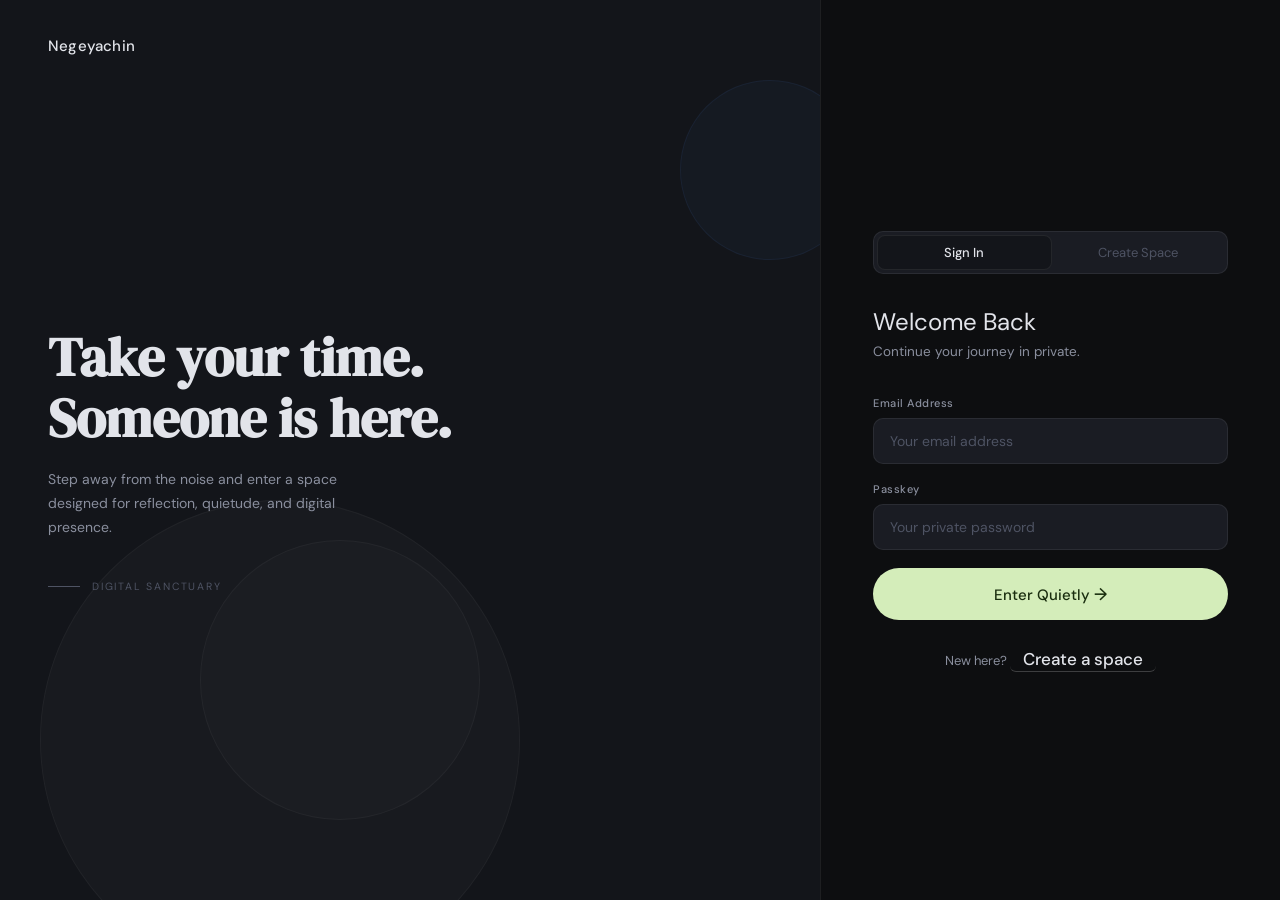
<file: index.html>
<!DOCTYPE html>
<html lang="en">
<head>
  <meta charset="UTF-8" />
  <meta name="viewport" content="width=device-width, initial-scale=1.0" />
  <title>Negeyachin — Digital Sanctuary</title>
  <link rel="preconnect" href="https://fonts.googleapis.com" />
  <link rel="preconnect" href="https://fonts.gstatic.com" crossorigin />
  <link href="https://fonts.googleapis.com/css2?family=DM+Serif+Display:ital@0;1&family=DM+Sans:opsz,wght@9..40,300;9..40,400;9..40,500&display=swap" rel="stylesheet" />
  <link rel="stylesheet" href="css/index.css
  ">
</head>
<body>

<!--  Left panel -->
<section class="left" aria-label="Brand panel">
  <div class="circles" aria-hidden="true">
    <div class="circle c1"></div>
    <div class="circle c2"></div>
    <div class="circle c3"></div>
  </div>

  <div class="brand">Negeyachin</div>

  <div class="hero">
    <h1 class="hero-headline">Take your time.<br>Someone is here.</h1>
    <p class="hero-sub">Step away from the noise and enter a space designed for reflection, quietude, and digital presence.</p>
    <div class="hero-tag">Digital Sanctuary</div>
  </div>

  <div></div><!-- spacer -->
</section>

<!-- ── Right panel (form)-->
<section class="right" aria-label="Authentication">

  <div id="msg" class="msg" role="alert"></div>

  <!-- Mode tabs -->
  <div class="mode-tabs" role="tablist">
    <button class="mode-tab active" id="tab-signin" role="tab" aria-selected="true" onclick="switchMode('signin')">Sign In</button>
    <button class="mode-tab"        id="tab-signup" role="tab" aria-selected="false" onclick="switchMode('signup')">Create Space</button>
  </div>

  <!-- Dynamic title -->
  <h2 class="form-title" id="form-title">Welcome Back</h2>
  <p class="form-sub"   id="form-subtitle">Continue your journey in private.</p>

  <!-- Form -->
  <form id="auth-form" novalidate>
    <!-- Alias (signup only) -->
    <div class="form-group" id="alias-group">
      <label class="lbl" for="alias">Display Name <span style="color:var(--text-muted)">(optional)</span></label>
      <input class="field" type="text" id="alias" name="alias" placeholder="Your anonymous alias" autocomplete="off" />
    </div>

    <!-- Email -->
    <div class="form-group">
      <label class="lbl" for="email">Email Address</label>
      <input class="field" type="email" id="email" name="email" placeholder="Your email address" autocomplete="email" required />
    </div>

    <!-- Passkey -->
    <div class="form-group">
      <label class="lbl" for="passkey">Passkey</label>
      <input class="field" type="password" id="passkey" name="passkey" placeholder="Your private password" autocomplete="current-password" required />
    </div>



    <!-- Submit -->
    <button type="submit" class="btn-submit" id="submit-btn">
      <span class="label-wrap">
        <span id="btn-label">Enter Quietly</span>
        <span class="arrow">→</span>
      </span>
      <span class="spinner-wrap"><div class="spin"></div></span>
    </button>

    <!-- Footer -->
    <p class="form-footer" id="form-footer">
      New here? <a onclick="switchMode('signup')">Create a space</a>
    </p>
  </form>
</section>


<script src = 'js/index.js'>
 
</script>
</body>
</html>
</file>
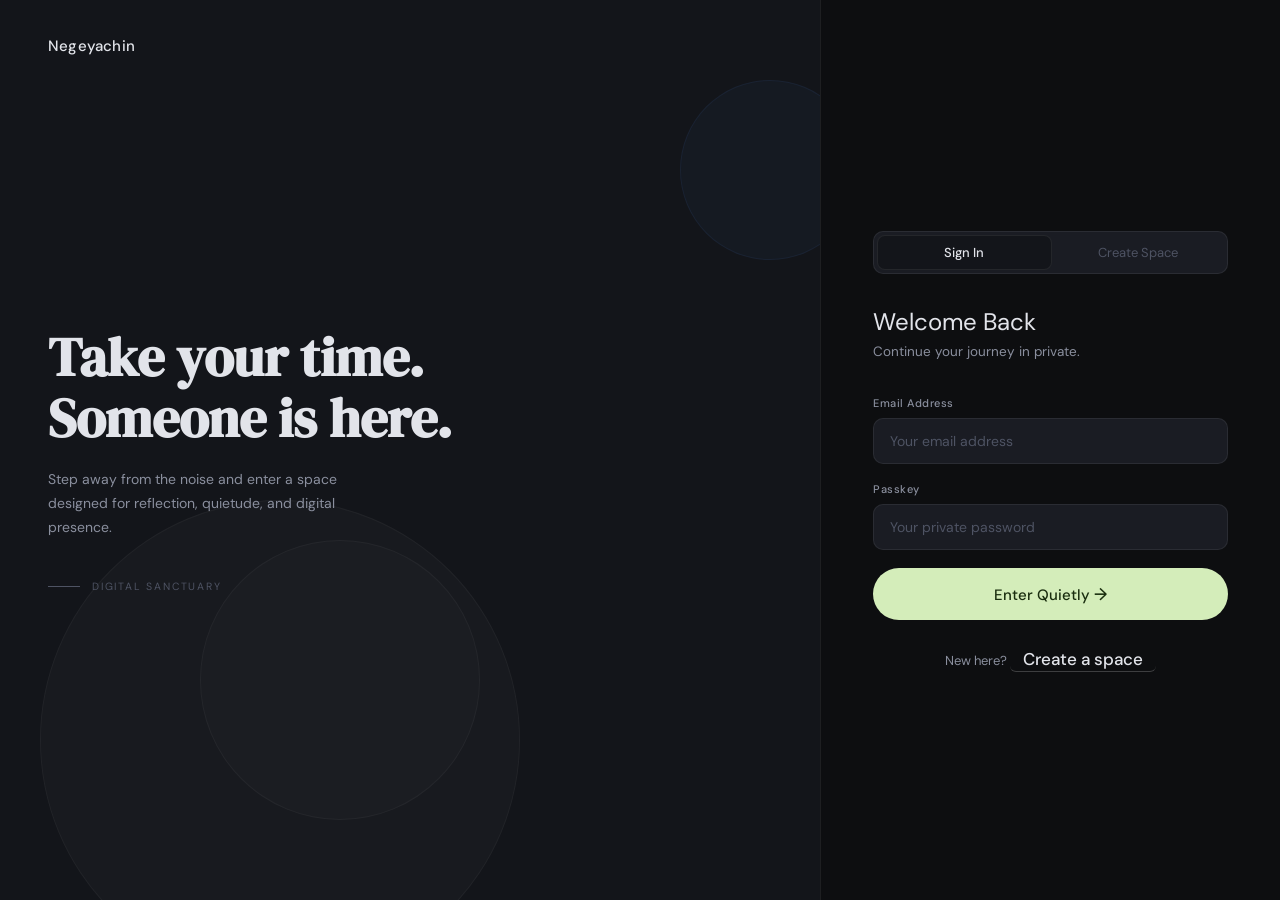
<file: admin_dashboard.html>
<!doctype html>
<html lang="en">
  <head>
    <meta charset="UTF-8" />
    <meta name="viewport" content="width=device-width, initial-scale=1.0" />
    <title>Negeyachin — Admin Dashboard</title>
    <link rel="preconnect" href="https://fonts.googleapis.com" />
    <link rel="preconnect" href="https://fonts.gstatic.com" crossorigin />
    <link
      href="https://fonts.googleapis.com/css2?family=DM+Serif+Display:ital@0;1&family=DM+Sans:opsz,wght@9..40,300;9..40,400;9..40,500&display=swap"
      rel="stylesheet"
    />
    <link rel="stylesheet" href="css/admin_dashboard.css" />
  </head>
  <body>
    <nav class="navbar">
      <span class="nav-brand">Negeyachin</span>
      <div class="nav-links">
        <button class="nav-link active"><a href="admin_dashboard.html">Dashboard</a></button>
        <button class="nav-link"><a href="profile.html">Profile</a></button>
      </div>
      <div class="nav-right">
        <button class="signout-btn" onclick="signOut()">Sign out</button>
        <div class="nav-avatar" id="nav-avatar">A</div>
      </div>
    </nav>

    <!-- ══════════════════════════════════════════════════════════
     MAIN CONTENT
═══════════════════════════════════════════════════════════ -->
    <main class="main">
      <!-- Page header -->
      <div class="page-header">
        <div>
          <h1 class="page-title">System Overview</h1>
          <p class="page-sub">Real-time status of the Solace ecosystem.</p>
        </div>
        <div class="live-badge">
          <span class="live-dot"></span>
          LIVE UPDATES · <span id="live-time">--:-- --</span>
        </div>
      </div>

      <!-- ── Stat Cards ──────────────────────────────────────── -->
      <div class="stats-grid" id="stats-grid">
        <!-- Skeleton -->
        <div class="stat-card">
          <div class="stat-card-top">
            <div class="stat-icon">&#128100;</div>
            <div
              class="skeleton"
              style="width: 40px; height: 18px; border-radius: 999px"
            ></div>
          </div>
          <div
            class="skeleton"
            style="width: 80px; height: 34px; margin-bottom: 8px"
          ></div>
          <div class="skeleton" style="width: 90px; height: 10px"></div>
        </div>
        <div class="stat-card">
          <div class="stat-card-top">
            <div class="stat-icon">&#128119;</div>
            <div
              class="skeleton"
              style="width: 52px; height: 18px; border-radius: 999px"
            ></div>
          </div>
          <div
            class="skeleton"
            style="width: 60px; height: 34px; margin-bottom: 8px"
          ></div>
          <div class="skeleton" style="width: 110px; height: 10px"></div>
        </div>
        <div class="stat-card">
          <div class="stat-card-top">
            <div class="stat-icon">&#128172;</div>
            <div
              class="skeleton"
              style="width: 46px; height: 18px; border-radius: 999px"
            ></div>
          </div>
          <div
            class="skeleton"
            style="width: 70px; height: 34px; margin-bottom: 8px"
          ></div>
          <div class="skeleton" style="width: 120px; height: 10px"></div>
        </div>
      </div>

      <!-- ── Emergency Monitoring ───────────────────────────── -->
      <div class="section-heading">
        Emergency Monitoring
        <span class="dot-red"></span>
      </div>
      <div class="emergency-grid" id="emergency-grid">
        <div class="stat-card">
          <div
            class="skeleton"
            style="width: 100%; height: 90px; border-radius: 8px"
          ></div>
        </div>
        <div class="stat-card">
          <div
            class="skeleton"
            style="width: 100%; height: 90px; border-radius: 8px"
          ></div>
        </div>
      </div>

      <!-- ── Bottom Grid ─────────────────────────────────────── -->
      <div class="bottom-grid">
        <!-- Flagged Items -->
        <div class="flagged-panel">
          <div class="panel-header">
            <span class="panel-title">Flagged Items</span>
          </div>
          <div class="flagged-list" id="flagged-list">
            <div class="flagged-item">
              <div
                class="skeleton"
                style="width: 70%; height: 10px; margin-bottom: 8px"
              ></div>
              <div
                class="skeleton"
                style="width: 90%; height: 32px; border-radius: 6px"
              ></div>
            </div>
            <div class="flagged-item">
              <div
                class="skeleton"
                style="width: 60%; height: 10px; margin-bottom: 8px"
              ></div>
              <div
                class="skeleton"
                style="width: 85%; height: 32px; border-radius: 6px"
              ></div>
            </div>
            <div class="flagged-item">
              <div
                class="skeleton"
                style="width: 75%; height: 10px; margin-bottom: 8px"
              ></div>
              <div
                class="skeleton"
                style="width: 88%; height: 32px; border-radius: 6px"
              ></div>
            </div>
          </div>
        </div>

        <!-- Community Members -->
        <div class="panel">
          <div class="panel-header">
            <span class="panel-title">Community Members</span>
            <div class="panel-controls">
              <div class="search-box">
                <span class="search-icon">&#128269;</span>
                <input
                  type="text"
                  id="member-search"
                  placeholder="Search members..."
                />
              </div>
              <div
                class="filter-btn"
                id="filter-toggle-btn"
                title="Filter"
                onclick="toggleFilterBar()"
              >
                &#9776;
              </div>
            </div>
          </div>

          <!-- Filter bar -->
          <div class="filter-bar" id="filter-bar">
            <select
              class="filter-select"
              id="filter-role"
              onchange="applyFilters()"
            >
              <option value="">All Roles</option>
              <option value="user">User</option>
              <option value="volunteer">Volunteer</option>
              <option value="admin">Admin</option>
            </select>
            <select
              class="filter-select"
              id="filter-status"
              onchange="applyFilters()"
            >
              <option value="">All Status</option>
              <option value="true">Active</option>
              <option value="false">Suspended</option>
            </select>
            <select
              class="filter-select"
              id="filter-sort"
              onchange="applyFilters()"
            >
              <option value="created_at">Joined Date</option>
              <option value="email">Email</option>
              <option value="role">Role</option>
              <option value="last_login_at">Last Login</option>
            </select>
            <span class="filter-clear" onclick="clearFilters()"
              >Clear filters</span
            >
          </div>

          <!-- Table -->
          <div id="members-table-wrap">
            <table class="members-table">
              <thead>
                <tr>
                  <th>User</th>
                  <th>Role</th>
                  <th>Status</th>
                  <th>Joined</th>
                  <th>Actions</th>
                </tr>
              </thead>
              <tbody id="members-tbody">
                <tr>
                  <td colspan="5">
                    <div style="padding: 16px 0">
                      <div
                        class="skeleton"
                        style="
                          width: 100%;
                          height: 36px;
                          border-radius: 6px;
                          margin-bottom: 8px;
                        "
                      ></div>
                      <div
                        class="skeleton"
                        style="
                          width: 100%;
                          height: 36px;
                          border-radius: 6px;
                          margin-bottom: 8px;
                        "
                      ></div>
                      <div
                        class="skeleton"
                        style="width: 100%; height: 36px; border-radius: 6px"
                      ></div>
                    </div>
                  </td>
                </tr>
              </tbody>
            </table>
          </div>

          <!-- Pagination -->
          <div class="pagination" id="pagination">
            <span class="pagination-info" id="pg-info">Loading…</span>
            <div class="pagination-btns" id="pg-btns"></div>
          </div>

          <span class="view-all-link" id="view-all-link">View all members</span>
        </div>
      </div>
    </main>

    <!-- ══════════════════════════════════════════════════════════
     MODALS
═══════════════════════════════════════════════════════════ -->

    <!-- Confirm action modal -->
    <div class="modal-overlay" id="modal-confirm">
      <div class="modal">
        <h3 class="modal-title" id="modal-title">Confirm Action</h3>
        <p class="modal-sub" id="modal-body">Are you sure?</p>
        <div class="modal-actions">
          <button
            class="btn-modal cancel"
            onclick="closeModal('modal-confirm')"
          >
            Cancel
          </button>
          <button class="btn-modal confirm" id="modal-confirm-btn">
            Confirm
          </button>
        </div>
      </div>
    </div>

    <!-- Adjust role modal -->
    <div class="modal-overlay" id="modal-role">
      <div class="modal">
        <h3 class="modal-title">Adjust Role</h3>
        <p class="modal-sub">Select a new role for this member.</p>
        <select class="modal-select" id="role-select">
          <option value="user">User (Soul)</option>
          <option value="volunteer">Volunteer (Guide)</option>
          <option value="admin">Admin</option>
        </select>
        <div class="modal-actions">
          <button class="btn-modal cancel" onclick="closeModal('modal-role')">
            Cancel
          </button>
          <button class="btn-modal confirm" onclick="confirmAdjustRole()">
            Apply Role
          </button>
        </div>
      </div>
    </div>

    <!-- Activity review modal -->
    <div class="modal-overlay" id="modal-activity">
      <div class="modal" style="max-width: 500px">
        <h3 class="modal-title" id="activity-title">Activity Review</h3>
        <p class="modal-sub" id="activity-sub">Loading…</p>
        <div class="activity-grid" id="activity-stats"></div>
        <div class="activity-info" id="activity-info"></div>
        <div class="modal-actions">
          <button
            class="btn-modal cancel"
            onclick="closeModal('modal-activity')"
          >
            Close
          </button>
        </div>
      </div>
    </div>

    <!-- Toast container -->
    <div id="toast-wrap"></div>

    <!-- ══════════════════════════════════════════════════════════
     JAVASCRIPT
═══════════════════════════════════════════════════════════ -->
    <script src="js/admin_dashboard.js"></script>
  </body>
</html>
</file>
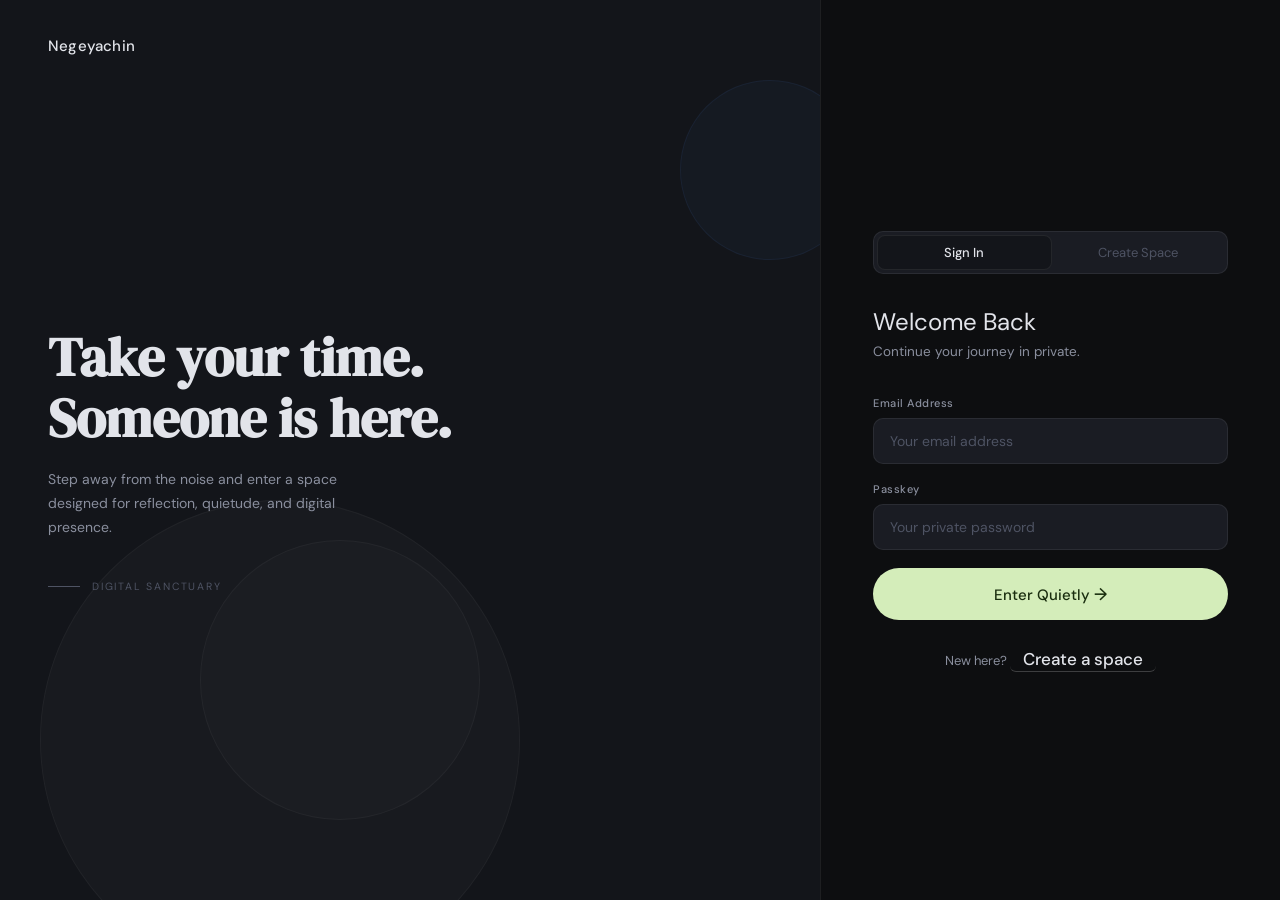
<file: chat.html>
<!doctype html>
<html lang="en">
  <head>
    <meta charset="UTF-8" />
    <meta name="viewport" content="width=device-width, initial-scale=1.0" />
    <title>Chat Connection — Negeyachin</title>
    <link rel="stylesheet" href="css/chat.css" />
  </head>
  <body>
    <nav class="navbar">
      <span class="nav-brand">Negeyachin</span>
      <div class="nav-links">
        <button class="nav-link"><a href="home.html">Home</a></button>
        <button class="nav-link">
          <a href="unified_chat.html">Talk</a>
        </button>
        <button class="nav-link active">
          <a href="chat.html">GroupChat</a>
        </button>
        <button class="nav-link">
          <a href="share.html">Share your thought</a>
        </button>
        <button class="nav-link"><a href="profile.html">Profile</a></button>
      </div>
      <div class="nav-right">
        <button class="signout-btn" onclick="signOut()">Sign out</button>
        <div class="nav-avatar" id="nav-avatar">A</div>
      </div>
    </nav>
    <div class="app-container">
      <aside class="sidebar">
        <div class="brand">
          <h1>Chat Connection</h1>
          <h2 class="app-subtitle" id="chatTitle">Group Sanctuary</h2>
        </div>

        <nav class="navigation-group">
          <span class="group-title">Here With You</span>
          <ul class="conversation-list">
            <li class="active" id="tabBreathe">
              <div class="conv-details">
                <strong>Group Sanctuary</strong>
                <p>Shared mood community spaces</p>
              </div>
            </li>
          </ul>
        </nav>
      </aside>

      <main class="chat-area">
        <header class="chat-header">
          <div class="action-tabs">
            <span class="status-indicator-text" id="connectionState"
              >Initializing setup...</span
            >
          </div>
          <div class="system-actions">
            <button class="icon-btn" aria-label="Notifications">
              <svg
                width="18"
                height="18"
                viewBox="0 0 24 24"
                fill="none"
                stroke="currentColor"
                stroke-width="2"
              >
                <path
                  d="M18 8A6 6 0 0 0 6 8c0 7-3 9-3 9h18s-3-2-3-9m-13.73 21a2 2 0 0 0 3.46 0"
                ></path>
              </svg>
            </button>
            <button class="icon-btn" aria-label="Settings">
              <svg
                width="18"
                height="18"
                viewBox="0 0 24 24"
                fill="none"
                stroke="currentColor"
                stroke-width="2"
              >
                <circle cx="12" cy="12" r="3"></circle>
                <path
                  d="M19.4 15a1.65 1.65 0 0 0 .33 1.82l.06.06a2 2 0 1 1-2.83 2.83l-.06-.06a1.65 1.65 0 0 0-1.82-.33 1.65 1.65 0 0 0-1 1.51V21a2 2 0 0 1-4 0v-.09A1.65 1.65 0 0 0 9 19.4a1.65 1.65 0 0 0-1.82.33l-.06.06a2 2 0 1 1-2.83-2.83l.06-.06a1.65 1.65 0 0 0 .33-1.82 1.65 1.65 0 0 0-1.51-1H3a2 2 0 0 1 0-4h.09A1.65 1.65 0 0 0 4.6 9a1.65 1.65 0 0 0-.33-1.82l-.06-.06a2 2 0 1 1 2.83-2.83l.06.06a1.65 1.65 0 0 0 1.82.33H9a1.65 1.65 0 0 0 1-1.51V3a2 2 0 0 1 4 0v.09a1.65 1.65 0 0 0 1 1.51 1.65 1.65 0 0 0 1.82-.33l.06-.06a2 2 0 1 1 2.83 2.83l-.06.06a1.65 1.65 0 0 0-.33 1.82V9a1.65 1.65 0 0 0 1.51 1H21a2 2 0 0 1 0 4h-.09a1.65 1.65 0 0 0-1.51 1z"
                ></path>
              </svg>
            </button>
          </div>
        </header>

        <div class="conversation-view" id="messageContainer">
          <div class="date-divider">Today</div>
        </div>

        <div class="feedback-row" id="typingStatus" style="display: none">
          <span class="dots"><span>•</span><span>•</span><span>•</span></span>
          Listening...
        </div>

        <footer class="input-rack">
          <form id="messageForm" class="input-container">
            <input
              type="text"
              id="userInput"
              placeholder="Speak your mind to the sanctuary..."
              autocomplete="off"
              required
            />
            <button
              type="submit"
              class="send-btn"
              id="sendBtn"
              aria-label="Send Message"
            >
              <svg
                width="20"
                height="20"
                viewBox="0 0 24 24"
                fill="none"
                stroke="currentColor"
                stroke-width="2.5"
              >
                <line x1="12" y1="19" x2="12" y2="5"></line>
                <polyline points="5 12 12 5 19 12"></polyline>
              </svg>
            </button>
          </form>
          <p class="safe-space-declaration">
            This is your safe space. Take your time.
          </p>
        </footer>
      </main>
    </div>

    <script src="js/api.js"></script>
    <script src="js/chat.js"></script>
  </body>
</html>
</file>
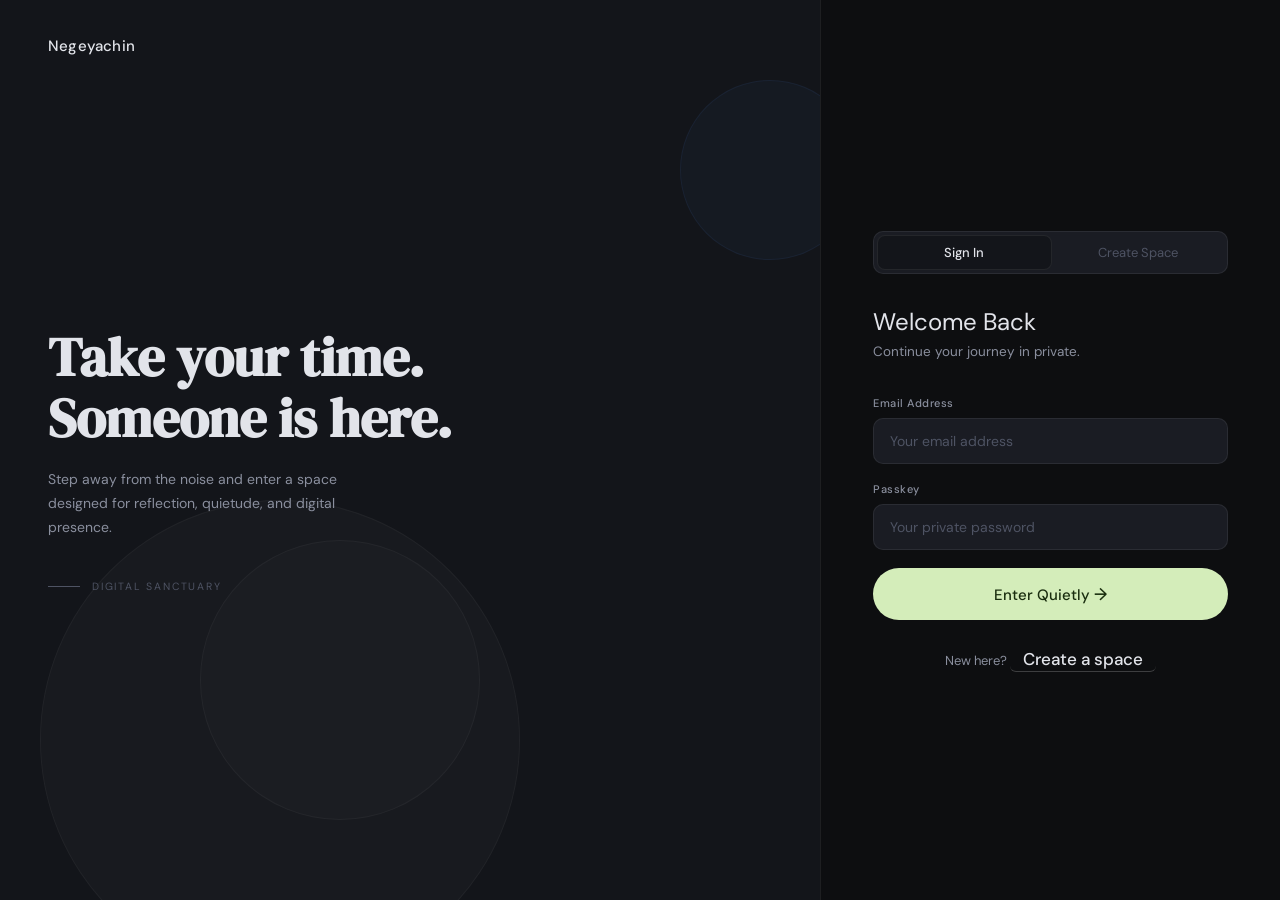
<file: home.html>
<!doctype html>
<html lang="en">
  <head>
    <meta charset="UTF-8" />
    <meta name="viewport" content="width=device-width, initial-scale=1.0" />
    <title>Negeyachin — Your Sanctuary</title>
    <link rel="preconnect" href="https://fonts.googleapis.com" />
    <link rel="preconnect" href="https://fonts.gstatic.com" crossorigin />
    <link
      href="https://fonts.googleapis.com/css2?family=DM+Serif+Display:ital@0;1&family=DM+Sans:opsz,wght@9..40,300;9..40,400;9..40,500&display=swap"
      rel="stylesheet"
    />
    <link rel="stylesheet" href="css/home.css" />
  </head>
  <body>
    <nav class="navbar">
      <span class="nav-brand">Negeyachin</span>
      <div class="nav-links">
        <button class="nav-link active"><a href="home.html">Home</a></button>
        <button class="nav-link">
          <a href="unified_chat.html">Talk</a>
        </button>
        <button class="nav-link"><a href="chat.html">GroupChat</a></button>
        <button class="nav-link">
          <a href="share.html">Share your thought</a>
        </button>
        <button class="nav-link"><a href="profile.html">Profile</a></button>
      </div>
      <div class="nav-right">
        <button class="signout-btn" onclick="signOut()">Sign out</button>
        <div class="nav-avatar" id="nav-avatar">A</div>
      </div>
    </nav>

    <section class="hero">
      <p class="hero-eyebrow">Digital Sanctuary</p>
      <h1 class="hero-title">
        You are <span>not alone</span><br />in this space.
      </h1>
      <p class="hero-sub">
        A quiet corner for reflection, connection, and presence. Take your time.
      </p>
      <div class="hero-actions">
        <button class="btn-primary" id="talk">Talk to people →</button>
        <button class="btn-ghost" id="reflect">Explore quietly</button>
      </div>
    </section>

    <div class="section">
      <!-- Greeting -->
      <div class="greeting-card">
        <div class="greeting-text">
          <h2>Welcome back, <span id="user-alias">friend</span>.</h2>
          <p>Your sanctuary is ready. Someone is always here.</p>
        </div>
        <div class="greeting-badge">
          <span class="gdot"></span>
          Sanctuary active
        </div>
      </div>

      <!-- Daily quote -->
      <div class="quote-block">
        <p class="quote-text">
          "The quieter you become, the more you are able to hear."
        </p>
        <p class="quote-author">— Rumi</p>
      </div>

      <!-- Feature cards -->
      <p class="section-title">Your space</p>
      <div class="cards-grid">
        <div class="feature-card" id="chat_grid">
          <div class="feature-icon">&#128172;</div>
          <h3 class="feature-title">Group Chat</h3>
          <p class="feature-desc">
            Connect with a group online to talk anonymously through secure
            messages, active only for your tab. You don’t have to carry this
            alone
          </p>
        </div>
        <div class="feature-card" id="volunteer_chat">
          <div class="feature-icon">&#127807;</div>
          <h3 class="feature-title">Volunteer Talk</h3>
          <p class="feature-desc">
            Check If volunteer is available and talk in a secured environment
          </p>
        </div>
        <div class="feature-card" id="reflect_grid">
          <div class="feature-icon">&#128214;</div>
          <h3 class="feature-title">Reflect</h3>
          <p class="feature-desc">
            Write freely in your private journal. Your thoughts, kept safely and
            anonymously only volunteers can talk to you anonymously.
          </p>
        </div>

      </div>

      <div class="section" id="my-reflections-section" style="display:none;">
        <p class="section-title">My Reflections</p>
        <div id="myReflectionsGrid" class="cards-grid"></div>
      </div>

    </div>


    <script src="js/api.js"></script>
    <script src="js/home.js"></script>
  </body>
</html>
</file>
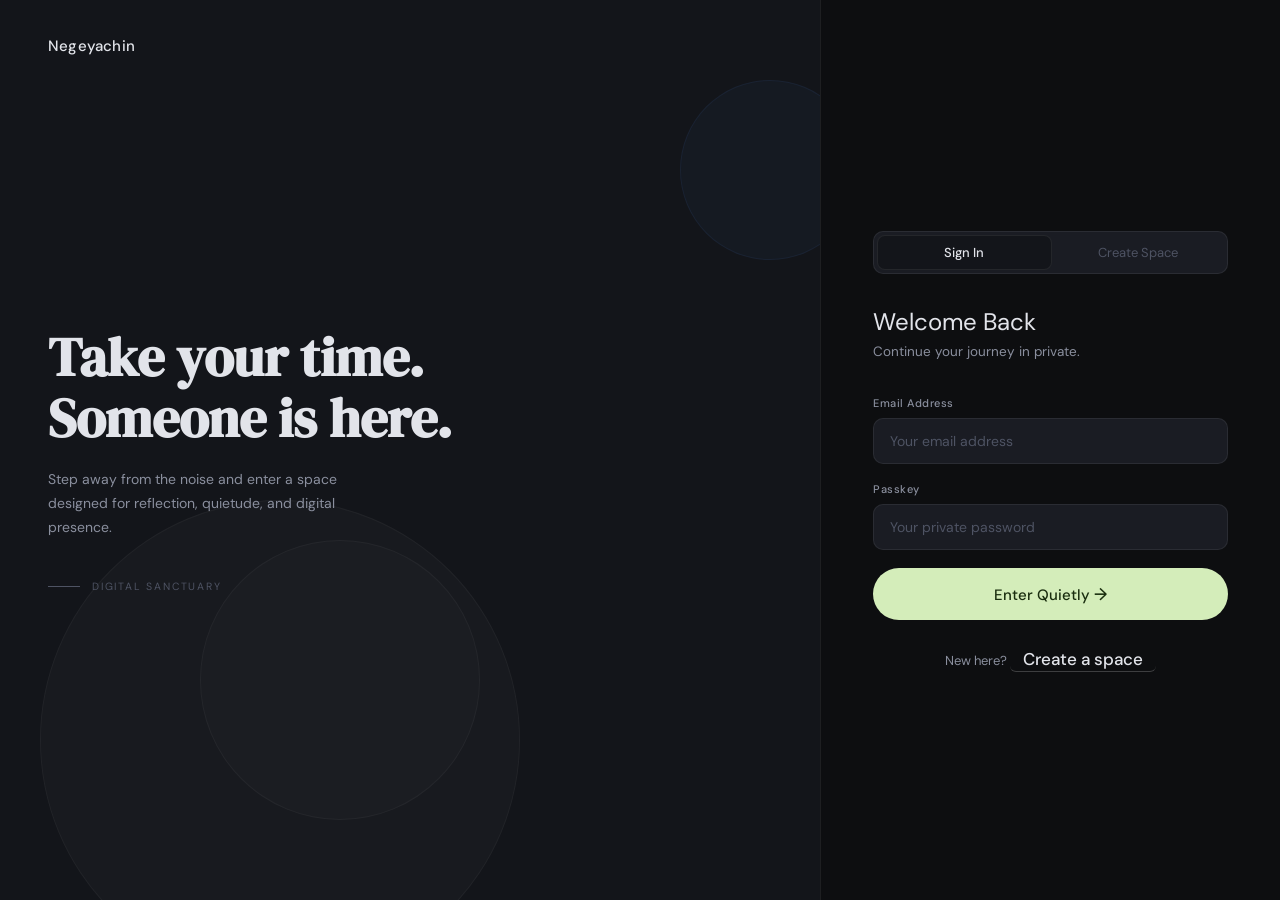
<file: profile.html>
<!doctype html>
<html lang="en">
  <head>
    <meta charset="UTF-8" />
    <meta name="viewport" content="width=device-width, initial-scale=1.0" />
    <title>Negeyachin - Your Sanctuary</title>
    <link rel="stylesheet" href="css/profile.css" />
  </head>
  <body>
    <nav class="navbar">
      <span class="nav-brand">Negeyachin</span>
      <div class="nav-links">
        <button class="nav-link"><a href="home.html">Home</a></button>
        <button class="nav-link">
          <a href="unified_chat.html">Talk</a>
        </button>
        <button class="nav-link"><a href="chat.html">GroupChat</a></button>
        <button class="nav-link">
          <a href="share.html">Share your thought</a>
        </button>
        <button class="nav-link active">
          <a href="profile.html">Profile</a>
        </button>
      </div>
      <div class="nav-right">
        <button class="signout-btn" onclick="signOut()">Sign out</button>
        <div class="nav-avatar" id="nav-avatar">A</div>
      </div>
    </nav>
    <main class="profile-container">
      <header class="page-header">
        <h1>Your Sanctuary</h1>
        <p>
          Configure your private space. These settings are stored with
          end-to-end encryption, visible only to you.
        </p>
      </header>

      <!-- Anonymous Identity -->
      <section class="settings-section">
        <div class="section-title">
          <span class="section-icon">👤</span>
          <h2>Anonymous Identity</h2>
        </div>
        <div class="settings-card">
          <div class="profile-avatar-area">
            <div class="avatar-circle">
              <span id="avatarLetter">S</span>
            </div>
            <div class="alias-field">
              <label>CURRENT ALIAS</label>
              <input type="text" id="aliasInput" value="Silent Observer" />
            </div>
          </div>

          <div class="mood-area">
            <label>CURRENT MOOD</label>
            <div class="mood-buttons" id="moodButtons">
              <button class="mood-btn active" data-mood="Meditative">
                Meditative
              </button>
              <button class="mood-btn" data-mood="Curious">Curious</button>
              <button class="mood-btn" data-mood="Restless">Restless</button>
              <button class="mood-btn" data-mood="Grateful">Grateful</button>
            </div>
          </div>

        </div>
      </section>


      <!-- Account Sanctuary -->
      <section class="settings-section">
        <div class="section-title">
          <span class="section-icon">🔒</span>
          <h2>Account Sanctuary</h2>
        </div>
        <div class="settings-card">
          <div class="danger-row">
            <div class="danger-text">
              <h3>Logout from Sanctuary</h3>
              <p>
                You have to login again in order to talk to the
                psychologist(volunteers).
              </p>
            </div>
            <button class="btn-danger" onclick="signOut()">Logout</button>
          </div>
        </div>
      </section>

      <!-- Action Buttons -->
      <div class="action-buttons">
        <button class="btn-ghost" id="discardBtn">Discard Changes</button>
        <button class="btn-primary" id="saveBtn">Save Sanctuary</button>
      </div>
    </main>
    <script src="js/api.js"></script>
    <script src="js/profile.js"></script>
  </body>
</html>
</file>
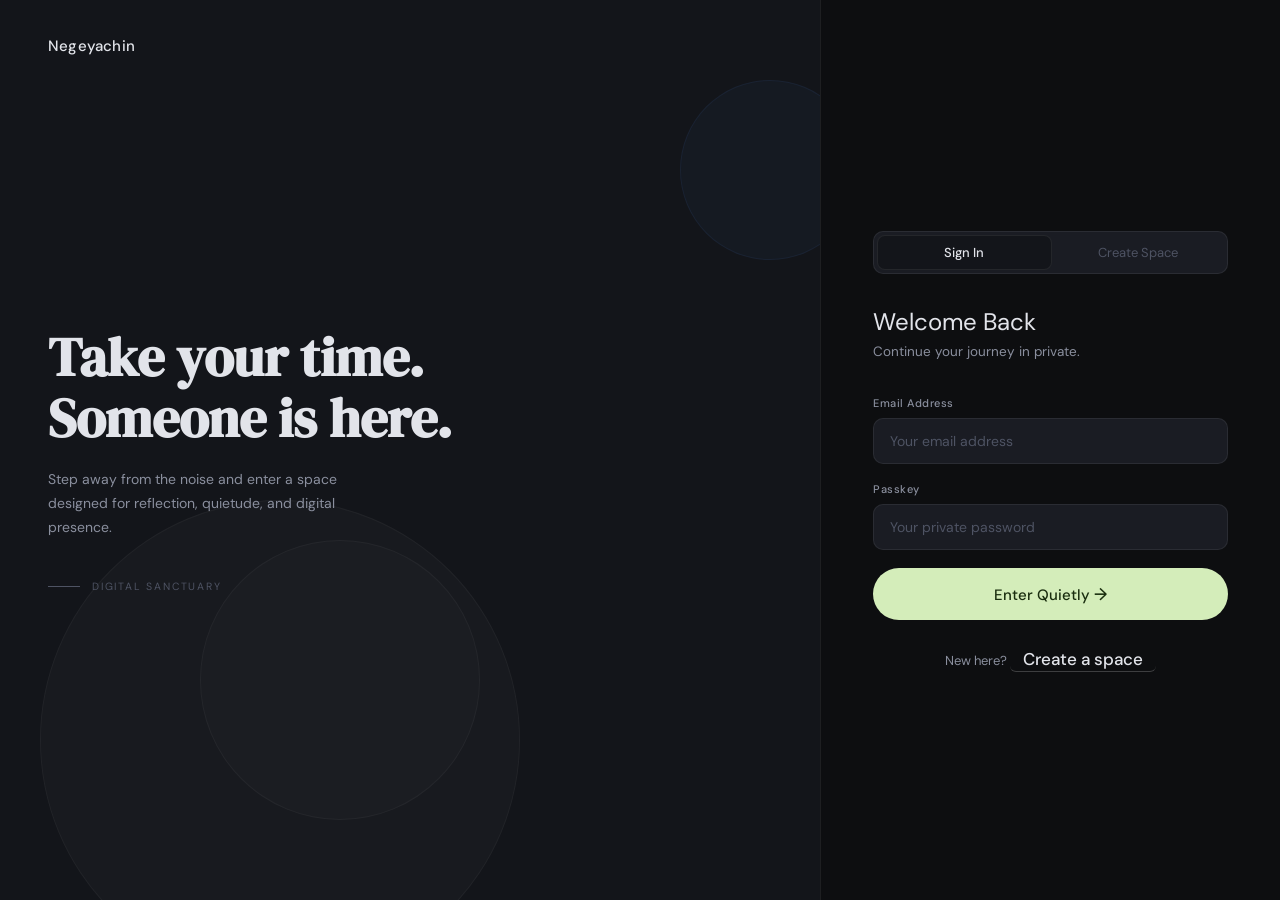
<file: reflections.html>
<!doctype html>
<html lang="en">
  <head>
    <meta charset="UTF-8" />
    <meta name="viewport" content="width=device-width, initial-scale=1.0" />
    <title>Negeyachin - Reflections</title>
    <link rel="stylesheet" href="css/reflections.css" />
  </head>
  <body>
    <nav class="navbar">
      <span class="nav-brand">Negeyachin</span>
      <div class="nav-links">
        <button class="nav-link"><a href="home.html">Home</a></button>
        <button class="nav-link">
          <a href="unified_chat.html">Talk</a>
        </button>
        <button class="nav-link"><a href="chat.html">GroupChat</a></button>
        <button class="nav-link active">
          <a href="share.html">Share your thought</a>
        </button>
        <button class="nav-link">
          <a href="profile.html">Profile</a>
        </button>
      </div>
      <div class="nav-right">
        <button class="signout-btn" id = "logoutBtn" onclick="signOut()">Sign out</button>
        <div class="nav-avatar" id="nav-avatar">A</div>
      </div>
    </nav>

    <main class="reflections-container">
      <header class="page-header">
        <h1>Quiet Reflections</h1>
        <p>A space for shared stillness.</p>
      </header>

      <div class="reflections-grid" id="reflectionsGrid"></div>
    </main>

    <script src="js/api.js"></script>
    <script src="js/reflections.js"></script>
  </body>
</html>
</file>
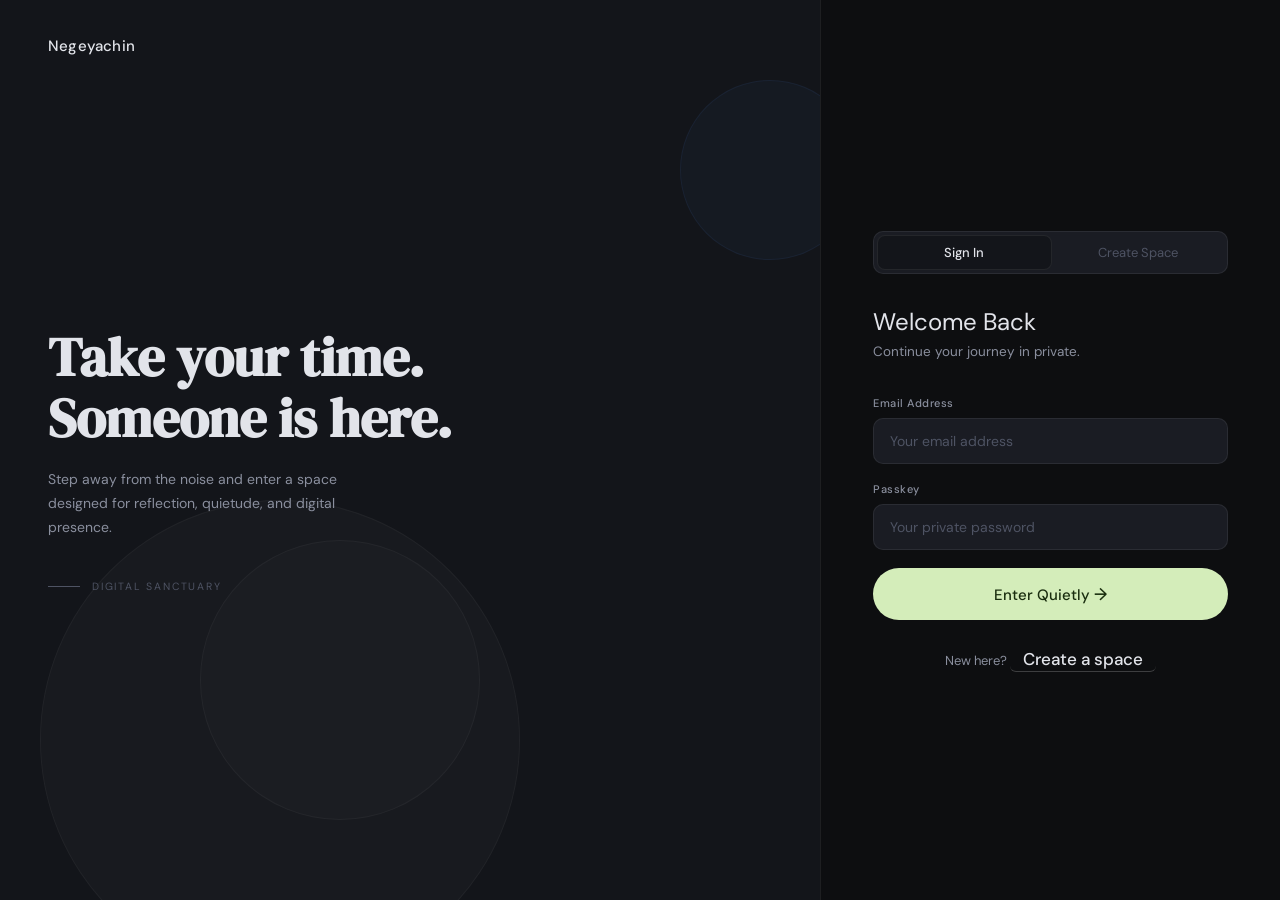
<file: share.html>
<!doctype html>
<html lang="en">
  <head>
    <meta charset="UTF-8" />
    <meta name="viewport" content="width=device-width, initial-scale=1.0" />
    <title>Negeyachin - Share Reflection</title>
    <link rel="stylesheet" href="css/reflections.css" />
  </head>
  <body>
    <nav class="navbar">
      <span class="nav-brand">Negeyachin</span>
      <div class="nav-links">
        <button class="nav-link"><a href="home.html">Home</a></button>
        <button class="nav-link">
          <a href="unified_chat.html">Talk</a>
        </button>
        <button class="nav-link"><a href="chat.html">GroupChat</a></button>
        <button class="nav-link active">
          <a href="share.html">Share your thought</a>
        </button>
        <button class="nav-link">
          <a href="profile.html">Profile</a>
        </button>
      </div>
      <div class="nav-right">
        <button class="signout-btn" onclick="signOut()">Sign out</button>
        <div class="nav-avatar" id="nav-avatar">A</div>
      </div>
    </nav>

    <main class="reflections-container">
      <div class="compose-container">
        <header class="page-header">
          <h1>Share Your Reflection</h1>
          <p>Pour your thoughts into a space of understanding.</p>
        </header>

        <div class="compose-card">
          <textarea
            id="reflectionContent"
            placeholder="What's on your mind? Be authentic, be still..."
          ></textarea>
          <div class="compose-actions">
            <button type="button" id="cancelComposeBtn" class="btn-ghost">Cancel</button>
            <button type="button" class="btn-primary" id="submitReflectionBtn">Post Reflection</button>
          </div>
        </div>
      </div>
    </main>

    <script src="js/api.js"></script>
    <script src="js/share.js"></script>
  </body>
</html>
</file>
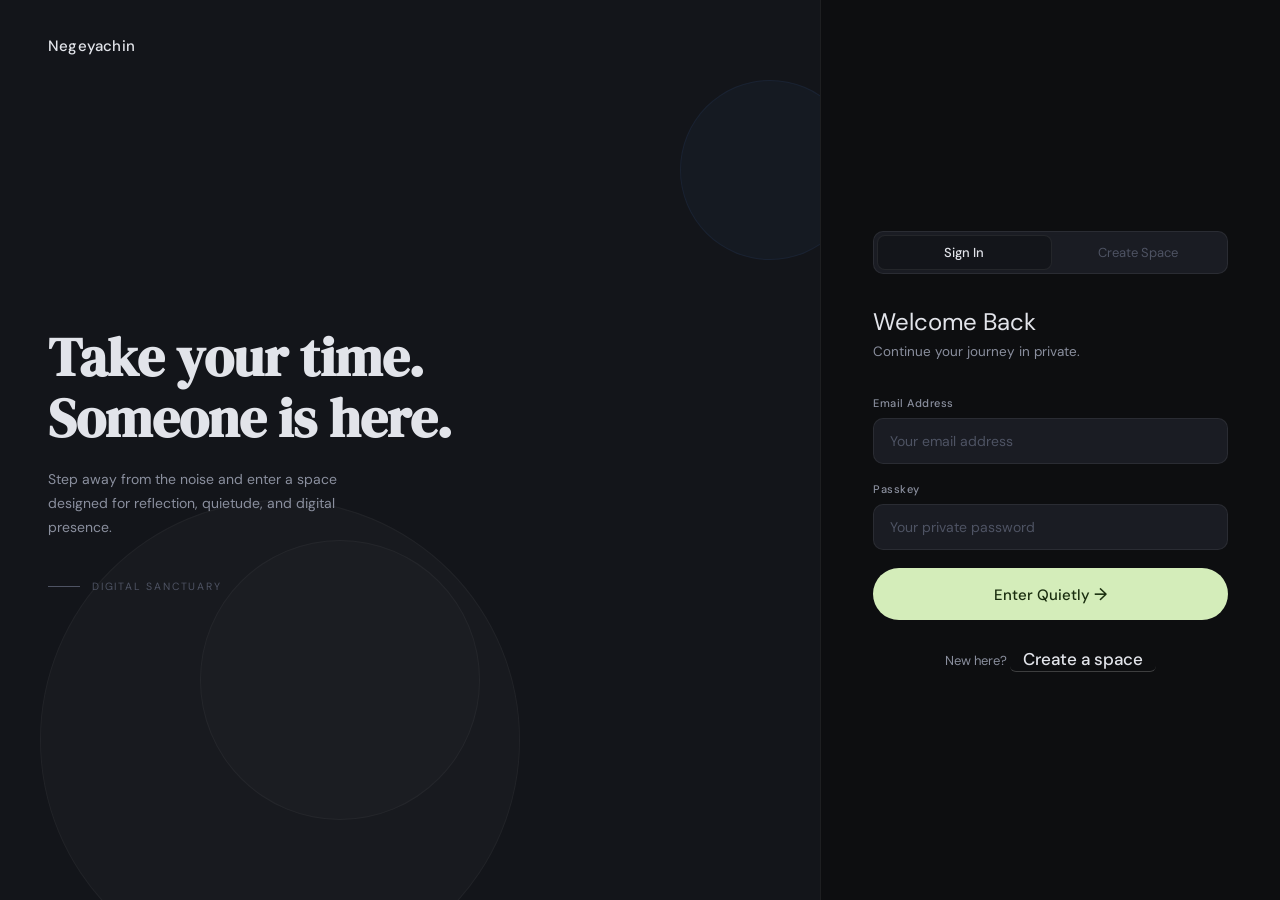
<file: unified_chat.html>
<!doctype html>
<html lang="en">
<head>
  <meta charset="UTF-8" />
  <meta name="viewport" content="width=device-width, initial-scale=1.0" />
  <title>Negeyachin Chat page</title>
  <link rel="stylesheet" href="css/unified_chat.css" />
</head>
<body>
<nav class="navbar">
  <span class="nav-brand">Negeyachin</span>
  <div class="nav-links">
    <button class="nav-link"><a href="home.html">Home</a></button>
    <button class="nav-link active">
      <a href="unified_chat.html">Talk</a>
    </button>
    <button class="nav-link"><a href="chat.html">GroupChat</a></button>
    <button class="nav-link">
      <a href="share.html">Share your thought</a>
    </button>
    <button class="nav-link"><a href="profile.html">Profile</a></button>
  </div>
  <div class="nav-right">
    <button class="signout-btn" id="signoutBtn">Sign out</button>
    <div class="nav-avatar" id="nav-avatar">A</div>
  </div>
</nav>
<div class="app-container">
  <aside class="sidebar">
    <div class="brand">
      <span class="system-lbl">Chat Connection</span>
      <h1 id="profileDisplay">Calm Reflection</h1>
    </div>
    <nav class="navigation-group">
      <span class="group-title">Here With You</span>
      <ul class="conversation-list" id="channelsContainer">
        <div class="empty-state">Scanning conversation records...</div>
      </ul>
    </nav>
  </aside>
  <main class="chat-area">
    <header class="chat-header">
      <div class="action-tabs">
        <span class="status-indicator-text" id="connectionState">Connecting...</span>
      </div>
      <div class="header-controls">
        <h2 id="activeChatTitle">Select a conversation</h2>
      </div>
    </header>
    <div id="onlineStatusContainer" style="padding:8px 20px;font-size:12px;color:var(--text-muted);border-bottom:1px solid var(--border)"></div>
    <div class="conversation-view" id="messageContainer">
      <div class="center-notice">
        Choose an active dialogue thread item from the navigation deck layout panel.
      </div>
    </div>
    <div id="typingStatus" style="display:none;padding:10px 40px;color:var(--text-muted)">Someone is typing...</div>
    <footer class="input-rack">
      <form id="messageForm" class="input-container">
        <input type="text" id="userInput" placeholder="Speak your mind to the sanctuary..." autocomplete="off" disabled required />
        <button type="submit" class="send-btn" id="sendBtn" disabled aria-label="Send message context">
          <svg width="20" height="20" viewBox="0 0 24 24" fill="none" stroke="currentColor" stroke-width="2.5" stroke-linecap="round" stroke-linejoin="round">
            <line x1="12" y1="19" x2="12" y2="5"></line>
            <polyline points="5 12 12 5 19 12"></polyline>
          </svg>
        </button>
      </form>
      <div class="footer-disclaimer">
        This is your safe space. Take your time.
      </div>
    </footer>
  </main>
</div>
<script src="js/api.js"></script>
<script src="js/unified_chat.js"></script>
</body>
</html>
</file>
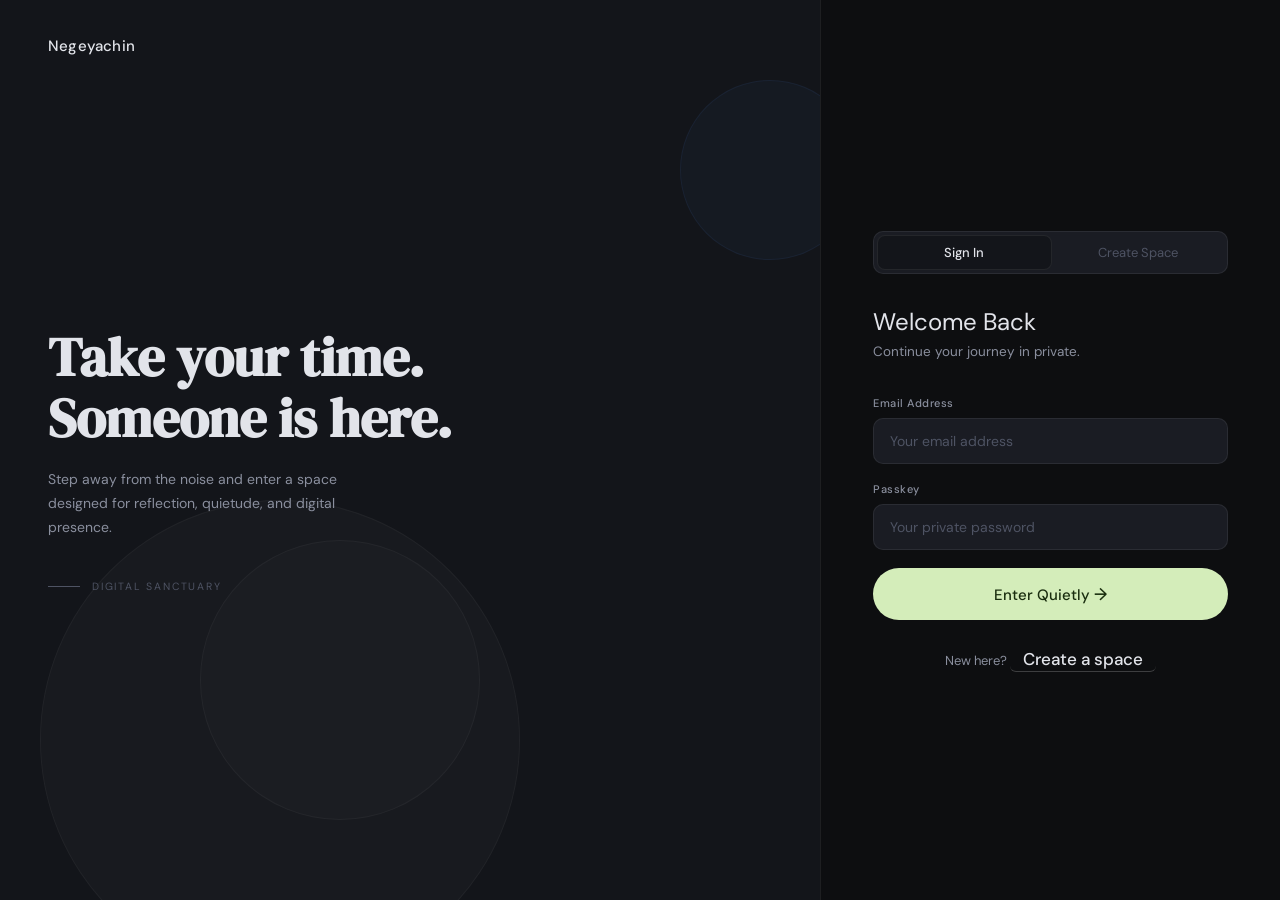
<file: Vdashboard.html>
<!DOCTYPE html>
<html lang="en">
<head>
    <meta charset="UTF-8">
    <meta name="viewport" content="width=device-width, initial-scale=1.0">
    <title>Negeyachin - Volunteer Dashboard</title>
    <link rel="stylesheet" href="css/Vdashboard.css">
</head>
<body>
<nav class="navbar">
    <div class="nav-left">
        <h1>Negeyachin</h1>
    </div>
    <div class="nav-center">
        <a href="home.html">Home</a>
        <a href="#" class="disabled">Listen</a>
        <a href="#" class="disabled">Breathe</a>
        <a href="profile.html">Profile</a>
    </div>
    <div class="nav-right">
        <span class="icon-btn">🔔</span>
        <span class="icon-btn">⚙️</span>
    </div>
</nav>

<main class="dashboard-container">
    <div class="dashboard-header">
        <h1>Someone may need you today.</h1>
        <p>Your presence is a quiet sanctuary. <span id="soulsCount">Four</span> souls are currently seeking a listening ear.</p>
    </div>

    <div class="availability-area">
        <div class="availability-label">Availability</div>
        <div class="availability-toggle" id="availabilityToggle">
            <div class="toggle-track">
                <div class="toggle-thumb"></div>
            </div>
            <span class="toggle-text">ONLINE</span>
        </div>
    </div>

    <div class="dashboard-grid">
        <!-- Waiting Support -->
        <div class="column">
            <div class="column-header">
                <h2>Waiting Support</h2>
                <span class="badge" id="waitingCount">4 Active</span>
            </div>
            <div class="support-list" id="waitingList">
                <!-- Support request cards will be inserted here -->
            </div>
        </div>

        <!-- Active Conversations -->
        <div class="column">
            <div class="column-header">
                <h2>Active Conversations</h2>
            </div>
            <div class="conversation-list" id="activeConversations">
                <!-- Active conversation cards will be inserted here -->
            </div>
        </div>
    </div>

    <!-- Ripple Effect -->
    <div class="ripple-section">
        <h2>The Ripple Effect</h2>
        <div class="ripple-content">
            <div class="ripple-text">
                <p>Every minute of your stillness shared with another creates a safer digital world. Today, you have supported <strong id="soulsHelped">12</strong> souls through their shadows.</p>
            </div>
            <div class="ripple-visual">
                <div class="ripple-circle"></div>
                <div class="ripple-stats">
                    <span class="big-number" id="globalListeners">1,240</span>
                    <span class="stats-label">GLOBAL LISTENERS ACTIVE</span>
                </div>
            </div>
        </div>
    </div>
</main>

<script src="js/api.js"></script>
<script src="js/Vdashboard.js"></script>
</body>
</html>
</file>
<file: css/index.css>
@import url('base.css');

body {
  display: flex;
  align-items: stretch;
  min-height: 100vh;
}

.left {
  flex: 1;
  position: relative;
  overflow: hidden;
  display: flex;
  flex-direction: column;
  justify-content: space-between;
  padding: 36px 48px;
  background: var(--bg-panel);
}

.right {
  width: 460px;
  flex-shrink: 0;
  display: flex;
  flex-direction: column;
  justify-content: center;
  padding: 56px 52px;
  background: var(--bg);
  border-left: 1px solid var(--border);
}

.circles {
  position: absolute;
  inset: 0;
  pointer-events: none;
  overflow: hidden;
}

.circle {
  position: absolute;
  border-radius: 50%;
  background: rgba(255, 255, 255, 0.025);
  border: 1px solid rgba(255, 255, 255, 0.04);
}

.c1 {
  width: 480px;
  height: 480px;
  bottom: -80px;
  left: 40px;
}

.c2 {
  width: 280px;
  height: 280px;
  bottom: 80px;
  left: 200px;
  background: rgba(255, 255, 255, 0.015);
}

.c3 {
  width: 180px;
  height: 180px;
  top: 80px;
  right: -40px;
  background: rgba(82, 148, 255, 0.04);
  border-color: rgba(82, 148, 255, 0.07);
}

.brand {
  font-size: 15px;
  font-weight: 500;
  letter-spacing: 0.2px;
  color: var(--text);
  position: relative;
  z-index: 1;
}

.hero {
  position: relative;
  z-index: 1;
}

.hero-headline {
  font-family: var(--font-serif);
  font-size: clamp(38px, 4.5vw, 54px);
  line-height: 1.12;
  color: var(--text);
  margin-bottom: 20px;
  animation: fadeUp 0.7s var(--ease) both;
}

.hero-sub {
  font-size: 14px;
  color: var(--text-sub);
  line-height: 1.7;
  max-width: 300px;
  animation: fadeUp 0.7s 0.1s var(--ease) both;
}

.hero-tag {
  display: flex;
  align-items: center;
  gap: 12px;
  font-size: 10.5px;
  letter-spacing: 1.8px;
  text-transform: uppercase;
  color: var(--text-muted);
  margin-top: 40px;
  animation: fadeUp 0.7s 0.2s var(--ease) both;
}

.hero-tag::before {
  content: "";
  display: block;
  width: 32px;
  height: 1px;
  background: var(--text-muted);
}

.form-title {
  font-size: 24px;
  font-weight: 400;
  margin-bottom: 6px;
  animation: fadeUp 0.6s var(--ease) both;
}

.form-sub {
  font-size: 13.5px;
  color: var(--text-sub);
  margin-bottom: 36px;
  animation: fadeUp 0.6s 0.08s var(--ease) both;
}

.form-group {
  margin-bottom: 18px;
  animation: fadeUp 0.6s 0.12s var(--ease) both;
}

.form-group + .form-group {
  animation-delay: 0.16s;
}

label.lbl {
  display: block;
  font-size: 11px;
  font-weight: 500;
  letter-spacing: 0.5px;
  color: var(--text-sub);
  margin-bottom: 8px;
}

input.field {
  width: 100%;
  padding: 13px 16px;
  background: var(--bg-input);
  color: var(--text);
  border: 1px solid var(--border);
  border-radius: 10px;
  font-family: var(--font-sans);
  font-size: 14px;
  outline: none;
  transition: border-color 0.18s, background 0.18s;
}

input.field::placeholder {
  color: var(--text-muted);
}

input.field:focus {
  border-color: var(--border-f);
  background: var(--bg-input-f);
}

.row-forgot {
  display: flex;
  justify-content: flex-end;
  margin-bottom: 22px;
  animation: fadeUp 0.6s 0.2s var(--ease) both;
}

.link-forgot {
  font-size: 12px;
  color: var(--text-sub);
  cursor: pointer;
  transition: color 0.15s;
}

.link-forgot:hover {
  color: var(--text);
}

.btn-submit {
  width: 100%;
  padding: 15px 24px;
  background: var(--accent);
  color: var(--accent-text);
  border: none;
  border-radius: 999px;
  font-family: var(--font-sans);
  font-size: 15px;
  font-weight: 500;
  cursor: pointer;
  display: flex;
  align-items: center;
  justify-content: center;
  gap: 8px;
  transition: background 0.18s, transform 0.15s;
  animation: fadeUp 0.6s 0.24s var(--ease) both;
  margin-bottom: 28px;
}

.btn-submit:hover {
  background: #c2e5a6;
  transform: translateY(-1px);
}

.btn-submit:active {
  transform: translateY(0);
}

.btn-submit .arrow {
  font-size: 17px;
}

.btn-submit .spinner-wrap {
  display: none;
}

.btn-submit.loading .label-wrap {
  display: none;
}

.btn-submit.loading .spinner-wrap {
  display: flex;
}

.divider-row {
  display: flex;
  align-items: center;
  gap: 12px;
  margin-bottom: 24px;
  animation: fadeUp 0.6s 0.26s var(--ease) both;
}

.divider-line {
  flex: 1;
  height: 1px;
  background: var(--border);
}

.divider-text {
  font-size: 12px;
  color: var(--text-muted);
}

.form-footer {
  text-align: center;
  font-size: 13px;
  color: var(--text-sub);
  animation: fadeUp 0.6s 0.28s var(--ease) both;
}

.form-footer a {
  color: var(--text);
  font-weight: 500;
  cursor: pointer;
  border-bottom: 1px solid rgba(255, 255, 255, 0.2);
  padding-bottom: 1px;
  transition: border-color 0.15s;
}

.form-footer a:hover {
  border-color: var(--text);
}

.msg {
  padding: 10px 14px;
  border-radius: 8px;
  font-size: 13px;
  margin-bottom: 18px;
  display: none;
}

.msg.show {
  display: block;
}

.msg.error {
  background: rgba(224, 92, 92, 0.1);
  color: #e07070;
  border: 1px solid rgba(224, 92, 92, 0.2);
}

.msg.success {
  background: rgba(77, 186, 127, 0.1);
  color: #6dd49b;
  border: 1px solid rgba(77, 186, 127, 0.2);
}

#alias-group {
  display: none;
}

#alias-group.show {
  display: block;
}

.mode-tabs {
  display: flex;
  gap: 0;
  background: var(--bg-input);
  border: 1px solid var(--border);
  border-radius: 10px;
  padding: 3px;
  margin-bottom: 32px;
  animation: fadeUp 0.6s 0.04s var(--ease) both;
}

.mode-tab {
  flex: 1;
  padding: 8px 0;
  font-size: 13px;
  font-weight: 400;
  color: var(--text-muted);
  border-radius: 8px;
  cursor: pointer;
  transition: all 0.18s;
  text-align: center;
  border: none;
  background: transparent;
  font-family: var(--font-sans);
}

.mode-tab.active {
  background: var(--bg-panel);
  color: var(--text);
  font-weight: 500;
  border: 1px solid var(--border);
}

@media (max-width: 820px) {
  body {
    flex-direction: column;
  }
  .left {
    flex: none;
    min-height: 200px;
    padding: 28px 28px 24px;
  }
  .right {
    width: 100%;
    padding: 36px 28px;
    border-left: none;
    border-top: 1px solid var(--border);
  }
  .hero-headline {
    font-size: 32px;
  }
  .c1,
  .c2,
  .c3 {
    display: none;
  }
}
</file>
<file: css/admin_dashboard.css>
@import url('base.css');

.main {
  padding-top: var(--nav-h);
  padding-left: 28px;
  padding-right: 28px;
  padding-bottom: 48px;
  max-width: 1100px;
  margin: 0 auto;
}

.page-header {
  padding: 32px 0 24px;
  display: flex;
  align-items: flex-start;
  justify-content: space-between;
}

.page-title {
  font-family: var(--font-serif);
  font-size: 32px;
  font-weight: 400;
  color: var(--text);
  line-height: 1.1;
}

.page-sub {
  font-size: 12.5px;
  color: var(--text-muted);
  margin-top: 4px;
}

.live-badge {
  display: flex;
  align-items: center;
  gap: 7px;
  font-size: 11.5px;
  color: var(--text-sub);
  padding: 6px 12px;
  border-radius: var(--radius-xs);
  background: var(--bg-card);
  border: 1px solid var(--border);
}

.live-dot {
  width: 6px;
  height: 6px;
  border-radius: 50%;
  background: var(--green);
  box-shadow: 0 0 6px var(--green);
  animation: pulse 2s ease infinite;
}

.stats-grid {
  display: grid;
  grid-template-columns: repeat(3, 1fr);
  gap: 14px;
  margin-bottom: 28px;
}

.stat-card {
  background: var(--bg-card);
  border: 1px solid var(--border);
  border-radius: var(--radius);
  padding: 20px 22px;
  position: relative;
  overflow: hidden;
  animation: fadeUp 0.5s var(--ease) both;
}

.stat-card:nth-child(2) {
  animation-delay: 0.07s;
}

.stat-card:nth-child(3) {
  animation-delay: 0.14s;
}

.stat-card-top {
  display: flex;
  align-items: center;
  justify-content: space-between;
  margin-bottom: 14px;
}

.stat-icon {
  width: 30px;
  height: 30px;
  border-radius: var(--radius-xs);
  background: var(--bg-input);
  display: flex;
  align-items: center;
  justify-content: center;
  font-size: 14px;
  color: var(--text-sub);
}

.stat-badge {
  font-size: 10px;
  font-weight: 500;
  letter-spacing: 0.3px;
  padding: 3px 8px;
  border-radius: 999px;
}

.stat-badge.stable {
  background: var(--green-dim);
  color: var(--green);
}

.stat-badge.active {
  background: var(--blue-dim);
  color: var(--blue);
}

.stat-badge.amber {
  background: var(--amber-dim);
  color: var(--amber);
}

.stat-value {
  font-size: 34px;
  font-weight: 300;
  letter-spacing: -1px;
  color: var(--text);
  line-height: 1;
  margin-bottom: 6px;
  font-variant-numeric: tabular-nums;
}

.stat-label {
  font-size: 10.5px;
  letter-spacing: 0.8px;
  text-transform: uppercase;
  color: var(--text-muted);
}

.stat-change {
  position: absolute;
  top: 20px;
  right: 70px;
  font-size: 11px;
  color: var(--green);
  background: var(--green-dim);
  padding: 2px 7px;
  border-radius: 999px;
}

.section-heading {
  display: flex;
  align-items: center;
  gap: 8px;
  font-size: 14px;
  font-weight: 500;
  color: var(--text);
  margin-bottom: 14px;
}

.section-heading .dot-red {
  width: 7px;
  height: 7px;
  border-radius: 50%;
  background: var(--red);
  box-shadow: 0 0 8px var(--red);
  animation: pulse 1.5s ease infinite;
}

.emergency-grid {
  display: grid;
  grid-template-columns: repeat(2, 1fr);
  gap: 14px;
  margin-bottom: 28px;
}

.emergency-card {
  background: var(--bg-card);
  border: 1px solid var(--border);
  border-radius: var(--radius);
  padding: 18px 20px;
  animation: fadeUp 0.5s 0.2s var(--ease) both;
  transition: border-color 0.18s;
}

.emergency-card:nth-child(2) {
  animation-delay: 0.27s;
}

.emergency-card:nth-child(3) {
  animation-delay: 0.34s;
}

.emergency-card.risk-high {
  border-color: rgba(224, 92, 92, 0.2);
}

.emergency-card.risk-medium {
  border-color: rgba(240, 160, 75, 0.15);
}

.emergency-card-top {
  display: flex;
  align-items: center;
  justify-content: space-between;
  margin-bottom: 10px;
}

.emergency-user {
  display: flex;
  align-items: center;
  gap: 10px;
}

.emergency-avatar {
  width: 32px;
  height: 32px;
  border-radius: 50%;
  background: var(--bg-input);
  border: 1px solid var(--border);
  display: flex;
  align-items: center;
  justify-content: center;
  font-size: 11px;
  color: var(--text-sub);
  flex-shrink: 0;
}

.emergency-alias {
  font-size: 13px;
  font-weight: 500;
  color: var(--text);
}

.risk-badge {
  font-size: 10px;
  font-weight: 500;
  padding: 3px 9px;
  border-radius: 999px;
  letter-spacing: 0.2px;
}

.risk-badge.high {
  background: var(--red-dim);
  color: var(--red);
  border: 1px solid rgba(224, 92, 92, 0.2);
}

.risk-badge.medium {
  background: var(--amber-dim);
  color: var(--amber);
  border: 1px solid rgba(240, 160, 75, 0.2);
}

.risk-badge.low {
  background: var(--green-dim);
  color: var(--green);
  border: 1px solid rgba(77, 186, 127, 0.2);
}

.emergency-content {
  font-size: 12.5px;
  color: var(--text-sub);
  line-height: 1.65;
  margin-bottom: 14px;
  font-style: italic;
  display: -webkit-box;
  -webkit-line-clamp: 2;
  -webkit-box-orient: vertical;
  overflow: hidden;
}

.emergency-actions {
  display: flex;
  gap: 8px;
}

.btn-sm {
  padding: 6px 13px;
  border-radius: var(--radius-xs);
  font-size: 11.5px;
  font-weight: 500;
  cursor: pointer;
  border: 1px solid var(--border);
  background: var(--bg-input);
  color: var(--text-sub);
  font-family: var(--font-sans);
  transition: all 0.15s;
}

.btn-sm:hover {
  background: var(--bg-card-h);
  color: var(--text);
  border-color: var(--border-md);
}

.btn-sm.primary {
  background: var(--blue-dim);
  color: var(--blue);
  border-color: rgba(82, 148, 255, 0.2);
}

.btn-sm.primary:hover {
  background: rgba(82, 148, 255, 0.18);
}

.view-history {
  font-size: 12px;
  color: var(--blue);
  cursor: pointer;
  margin-top: 8px;
  display: inline-block;
}

.view-history:hover {
  text-decoration: underline;
}

.bottom-grid {
  display: grid;
  grid-template-columns: 1fr 1.6fr;
  gap: 14px;
}

.panel {
  background: var(--bg-card);
  border: 1px solid var(--border);
  border-radius: var(--radius);
  overflow: hidden;
  animation: fadeUp 0.5s 0.35s var(--ease) both;
}

.panel-header {
  display: flex;
  align-items: center;
  justify-content: space-between;
  padding: 16px 20px;
  border-bottom: 1px solid var(--border);
}

.panel-title {
  font-size: 14px;
  font-weight: 500;
}

.panel-controls {
  display: flex;
  gap: 8px;
  align-items: center;
}

.search-box {
  display: flex;
  align-items: center;
  gap: 8px;
  background: var(--bg-input);
  border: 1px solid var(--border);
  border-radius: var(--radius-xs);
  padding: 7px 11px;
  transition: border-color 0.15s;
}

.search-box:focus-within {
  border-color: rgba(82, 148, 255, 0.4);
}

.search-box input {
  background: none;
  border: none;
  outline: none;
  font-family: var(--font-sans);
  font-size: 12.5px;
  color: var(--text);
  width: 140px;
}

.search-box input::placeholder {
  color: var(--text-muted);
}

.search-icon {
  color: var(--text-muted);
  font-size: 13px;
}

.filter-btn {
  width: 30px;
  height: 30px;
  border-radius: var(--radius-xs);
  background: var(--bg-input);
  border: 1px solid var(--border);
  display: flex;
  align-items: center;
  justify-content: center;
  cursor: pointer;
  color: var(--text-sub);
  font-size: 13px;
  transition: all 0.15s;
}

.filter-btn:hover {
  border-color: var(--border-md);
  color: var(--text);
}

.filter-bar {
  display: none;
  gap: 8px;
  padding: 12px 20px;
  border-bottom: 1px solid var(--border);
  background: var(--bg-surface);
  flex-wrap: wrap;
  align-items: center;
}

.filter-bar.open {
  display: flex;
}

.filter-select {
  padding: 5px 10px;
  border-radius: var(--radius-xs);
  background: var(--bg-input);
  border: 1px solid var(--border);
  color: var(--text-sub);
  font-family: var(--font-sans);
  font-size: 12px;
  outline: none;
  cursor: pointer;
  transition: border-color 0.15s;
}

.filter-select:focus {
  border-color: rgba(82, 148, 255, 0.4);
  color: var(--text);
}

.filter-clear {
  font-size: 11.5px;
  color: var(--text-muted);
  cursor: pointer;
  padding: 5px 8px;
  transition: color 0.15s;
}

.filter-clear:hover {
  color: var(--text-sub);
}

.members-table {
  width: 100%;
  border-collapse: collapse;
}

.members-table th {
  font-size: 10px;
  font-weight: 500;
  letter-spacing: 0.8px;
  text-transform: uppercase;
  color: var(--text-muted);
  padding: 10px 16px;
  text-align: left;
  border-bottom: 1px solid var(--border);
}

.members-table td {
  padding: 11px 16px;
  font-size: 12.5px;
  border-bottom: 1px solid rgba(255, 255, 255, 0.03);
  vertical-align: middle;
}

.members-table tbody tr {
  transition: background 0.15s;
}

.members-table tbody tr:hover {
  background: rgba(255, 255, 255, 0.02);
}

.members-table tbody tr:last-child td {
  border-bottom: none;
}

.member-cell {
  display: flex;
  align-items: center;
  gap: 9px;
}

.member-avatar {
  width: 26px;
  height: 26px;
  border-radius: 50%;
  display: flex;
  align-items: center;
  justify-content: center;
  font-size: 9.5px;
  font-weight: 500;
  flex-shrink: 0;
  border: 1px solid var(--border);
}

.member-name {
  font-size: 12.5px;
  color: var(--text);
  font-weight: 400;
}

.role-pill {
  display: inline-flex;
  align-items: center;
  font-size: 11px;
  padding: 3px 9px;
  border-radius: 999px;
}

.role-pill.volunteer {
  background: var(--blue-dim);
  color: var(--blue);
}

.role-pill.admin {
  background: var(--amber-dim);
  color: var(--amber);
}

.role-pill.user {
  background: rgba(255, 255, 255, 0.05);
  color: var(--text-sub);
}

.status-cell {
  display: flex;
  align-items: center;
  gap: 6px;
  font-size: 12px;
}

.sdot {
  width: 5px;
  height: 5px;
  border-radius: 50%;
  flex-shrink: 0;
}

.sdot.online {
  background: var(--green);
  box-shadow: 0 0 5px var(--green);
}

.sdot.away {
  background: var(--amber);
}

.sdot.offline {
  background: var(--text-muted);
}

.sdot.suspended {
  background: var(--red);
}

.joined-date {
  font-size: 11.5px;
  color: var(--text-sub);
}

.actions-wrap {
  position: relative;
}

.actions-btn {
  width: 26px;
  height: 26px;
  border-radius: var(--radius-xs);
  background: none;
  border: 1px solid transparent;
  display: flex;
  align-items: center;
  justify-content: center;
  cursor: pointer;
  color: var(--text-muted);
  font-size: 15px;
  transition: all 0.15s;
  line-height: 1;
}

.actions-btn:hover {
  background: var(--bg-input);
  border-color: var(--border);
  color: var(--text-sub);
}

.dropdown {
  position: absolute;
  right: 0;
  top: calc(100% + 6px);
  background: var(--bg-card-h);
  border: 1px solid var(--border-md);
  border-radius: var(--radius-sm);
  padding: 5px;
  min-width: 172px;
  z-index: 50;
  display: none;
  box-shadow: 0 12px 40px rgba(0, 0, 0, 0.5);
  animation: dropIn 0.15s var(--ease);
}

.dropdown.open {
  display: block;
}

@keyframes dropIn {
  from {
    opacity: 0;
    transform: translateY(-4px);
  }
  to {
    opacity: 1;
    transform: translateY(0);
  }
}

.dd-item {
  padding: 8px 12px;
  border-radius: var(--radius-xs);
  font-size: 12.5px;
  color: var(--text-sub);
  cursor: pointer;
  display: flex;
  align-items: center;
  gap: 8px;
  transition: background 0.12s, color 0.12s;
  white-space: nowrap;
}

.dd-item:hover {
  background: rgba(255, 255, 255, 0.05);
  color: var(--text);
}

.dd-item.danger {
  color: var(--red);
}

.dd-item.danger:hover {
  background: var(--red-dim);
  color: var(--red);
}

.dd-divider {
  height: 1px;
  background: var(--border);
  margin: 4px 0;
}

.pagination {
  display: flex;
  align-items: center;
  justify-content: space-between;
  padding: 12px 20px;
  border-top: 1px solid var(--border);
}

.pagination-info {
  font-size: 11.5px;
  color: var(--text-muted);
}

.pagination-btns {
  display: flex;
  gap: 4px;
}

.pg-btn {
  width: 28px;
  height: 28px;
  border-radius: var(--radius-xs);
  background: var(--bg-input);
  border: 1px solid var(--border);
  display: flex;
  align-items: center;
  justify-content: center;
  cursor: pointer;
  font-size: 11.5px;
  color: var(--text-sub);
  font-family: var(--font-sans);
  transition: all 0.15s;
}

.pg-btn:hover:not(:disabled) {
  border-color: var(--border-md);
  color: var(--text);
}

.pg-btn.active {
  background: var(--blue-dim);
  border-color: rgba(82, 148, 255, 0.3);
  color: var(--blue);
}

.pg-btn:disabled {
  opacity: 0.35;
  cursor: not-allowed;
}

.view-all-link {
  display: block;
  text-align: center;
  padding: 11px 20px;
  border-top: 1px solid var(--border);
  font-size: 12px;
  color: var(--text-muted);
  cursor: pointer;
  transition: color 0.15s;
}

.view-all-link:hover {
  color: var(--text-sub);
}

.flagged-panel {
  background: var(--bg-card);
  border: 1px solid var(--border);
  border-radius: var(--radius);
  overflow: hidden;
  animation: fadeUp 0.5s 0.28s var(--ease) both;
}

.flagged-list {
  padding: 8px 0;
}

.flagged-item {
  padding: 13px 18px;
  border-bottom: 1px solid rgba(255, 255, 255, 0.03);
  transition: background 0.15s;
  cursor: default;
}

.flagged-item:last-child {
  border-bottom: none;
}

.flagged-item:hover {
  background: rgba(255, 255, 255, 0.02);
}

.flagged-tag {
  font-size: 9.5px;
  font-weight: 500;
  letter-spacing: 0.8px;
  text-transform: uppercase;
  color: var(--text-muted);
  margin-bottom: 5px;
  display: flex;
  justify-content: space-between;
}

.flagged-tag .time {
  font-weight: 400;
  letter-spacing: 0;
}

.flagged-desc {
  font-size: 12.5px;
  color: var(--text-sub);
  line-height: 1.55;
  margin-bottom: 8px;
}

.flagged-actions {
  display: flex;
  gap: 8px;
}

.flagged-btn {
  font-size: 11px;
  color: var(--text-muted);
  cursor: pointer;
  background: none;
  border: none;
  font-family: var(--font-sans);
  padding: 0;
  transition: color 0.15s;
}

.flagged-btn:hover {
  color: var(--text-sub);
}

.flagged-btn.remove {
  color: var(--red-dim);
}

.flagged-btn.remove:hover {
  color: var(--red);
}

.modal-overlay {
  position: fixed;
  inset: 0;
  z-index: 200;
  background: rgba(0, 0, 0, 0.7);
  backdrop-filter: blur(4px);
  display: none;
  align-items: center;
  justify-content: center;
}

.modal-overlay.open {
  display: flex;
}

.modal {
  background: var(--bg-card);
  border: 1px solid var(--border-md);
  border-radius: var(--radius);
  padding: 28px 32px;
  width: 100%;
  max-width: 460px;
  animation: modalIn 0.22s var(--ease);
  box-shadow: 0 24px 80px rgba(0, 0, 0, 0.6);
}

@keyframes modalIn {
  from {
    opacity: 0;
    transform: scale(0.96) translateY(8px);
  }
  to {
    opacity: 1;
    transform: scale(1) translateY(0);
  }
}

.modal-title {
  font-size: 17px;
  font-weight: 500;
  margin-bottom: 6px;
}

.modal-sub {
  font-size: 13px;
  color: var(--text-sub);
  margin-bottom: 24px;
  line-height: 1.6;
}

.modal-actions {
  display: flex;
  gap: 10px;
  justify-content: flex-end;
}

.btn-modal {
  padding: 9px 20px;
  border-radius: var(--radius-xs);
  font-size: 13px;
  font-weight: 500;
  cursor: pointer;
  font-family: var(--font-sans);
  transition: all 0.15s;
}

.btn-modal.cancel {
  background: var(--bg-input);
  color: var(--text-sub);
  border: 1px solid var(--border);
}

.btn-modal.cancel:hover {
  color: var(--text);
  border-color: var(--border-md);
}

.btn-modal.confirm {
  background: var(--blue-dim);
  color: var(--blue);
  border: 1px solid rgba(82, 148, 255, 0.3);
}

.btn-modal.confirm:hover {
  background: rgba(82, 148, 255, 0.18);
}

.btn-modal.danger-confirm {
  background: var(--red-dim);
  color: var(--red);
  border: 1px solid rgba(224, 92, 92, 0.3);
}

.btn-modal.danger-confirm:hover {
  background: rgba(224, 92, 92, 0.18);
}

.modal-select {
  width: 100%;
  padding: 10px 14px;
  background: var(--bg-input);
  border: 1px solid var(--border);
  border-radius: var(--radius-xs);
  color: var(--text);
  font-family: var(--font-sans);
  font-size: 13.5px;
  outline: none;
  margin-bottom: 22px;
  cursor: pointer;
}

.modal-select:focus {
  border-color: rgba(82, 148, 255, 0.4);
}

.activity-grid {
  display: grid;
  grid-template-columns: 1fr 1fr;
  gap: 10px;
  margin-bottom: 20px;
}

.activity-stat {
  background: var(--bg-input);
  border-radius: var(--radius-xs);
  padding: 12px 14px;
}

.activity-stat-val {
  font-size: 22px;
  font-weight: 300;
  letter-spacing: -0.5px;
  color: var(--text);
  margin-bottom: 3px;
}

.activity-stat-lbl {
  font-size: 10.5px;
  color: var(--text-muted);
  letter-spacing: 0.5px;
  text-transform: uppercase;
}

.activity-info {
  margin-bottom: 16px;
}

.activity-row {
  display: flex;
  justify-content: space-between;
  padding: 7px 0;
  border-bottom: 1px solid var(--border);
  font-size: 12.5px;
}

.activity-row:last-child {
  border-bottom: none;
}

.activity-row-lbl {
  color: var(--text-muted);
}

.activity-row-val {
  color: var(--text);
}

#toast-wrap {
  position: fixed;
  bottom: 24px;
  right: 24px;
  display: flex;
  flex-direction: column;
  gap: 8px;
  z-index: 999;
  pointer-events: none;
}

.toast {
  background: var(--bg-card-h);
  border: 1px solid var(--border-md);
  border-radius: var(--radius-sm);
  padding: 11px 16px;
  font-size: 13px;
  color: var(--text);
  animation: slideUp 0.2s var(--ease);
  box-shadow: 0 8px 32px rgba(0, 0, 0, 0.4);
  max-width: 300px;
}

.toast.success {
  border-color: rgba(77, 186, 127, 0.35);
}

.toast.error {
  border-color: rgba(224, 92, 92, 0.35);
}

@keyframes slideUp {
  from {
    transform: translateY(10px);
    opacity: 0;
  }
  to {
    transform: translateY(0);
    opacity: 1;
  }
}

.skeleton {
  background: linear-gradient(90deg, rgba(255, 255, 255, 0.04) 25%, rgba(255, 255, 255, 0.08) 50%, rgba(255, 255, 255, 0.04) 75%);
  background-size: 200% 100%;
  animation: shimmer 1.4s infinite;
  border-radius: 4px;
}

@keyframes shimmer {
  to {
    background-position: -200% 0;
  }
}

.empty-state {
  padding: 40px 20px;
  text-align: center;
  color: var(--text-muted);
  font-size: 13px;
}

.empty-state .icon {
  font-size: 28px;
  margin-bottom: 10px;
  opacity: 0.5;
}

@media (max-width: 900px) {
  .bottom-grid,
  .emergency-grid,
  .stats-grid {
    grid-template-columns: 1fr;
  }
}

@media (max-width: 600px) {
  .main {
    padding-left: 14px;
    padding-right: 14px;
  }
  .nav-links {
    display: none;
  }
}
</file>
<file: css/chat.css>
@import url('base.css');

:root {
  --bg-bubble-them: #232220;
  --bg-bubble-me: #32312f;
  --input-bg: #1c1b1a;
}

.app-container {
  display: flex;
  height: 100vh;
  width: 100vw;
  padding-top: var(--nav-h);
}

.sidebar {
  width: 300px;
  background-color: #181716;
  border-right: 1px solid #22211f;
  display: flex;
  flex-direction: column;
  padding: 24px 16px;
}

.brand h1 {
  font-size: 1.1rem;
  color: #737373;
  font-weight: 400;
}

.app-subtitle {
  font-size: 1.5rem;
  font-weight: 300;
  margin-top: 4px;
  color: var(--text);
  white-space: nowrap;
  overflow: hidden;
  text-overflow: ellipsis;
}

.navigation-group {
  margin-top: 32px;
}

.group-title {
  font-size: 0.75rem;
  text-transform: uppercase;
  letter-spacing: 1.5px;
  color: var(--text-muted);
  display: block;
  margin-bottom: 16px;
}

.conversation-list {
  list-style: none;
}

.conversation-list li {
  padding: 14px 16px;
  border-radius: 14px;
  margin-bottom: 8px;
  cursor: pointer;
  transition: background 0.2s ease;
  border-left: 3px solid transparent;
}

.conversation-list li:hover {
  background-color: #1c1b1a;
}

.conversation-list li.active {
  background-color: var(--bg-bubble-them);
  border-left-color: #cbd5e1;
}

.conv-details strong {
  display: block;
  font-size: 0.95rem;
  color: var(--text);
  font-weight: 500;
}

.conv-details p {
  font-size: 0.85rem;
  color: var(--text-muted);
  margin-top: 2px;
  white-space: nowrap;
  overflow: hidden;
  text-overflow: ellipsis;
}

.chat-area {
  flex: 1;
  display: flex;
  flex-direction: column;
  background-color: var(--bg);
}

.chat-header {
  height: 64px;
  padding: 0 40px;
  display: flex;
  justify-content: space-between;
  align-items: center;
  border-bottom: 1px solid #1a1918;
}

.status-indicator-text {
  font-size: 0.9rem;
  color: var(--text-muted);
}

.system-actions {
  display: flex;
  gap: 16px;
}

.icon-btn {
  background: none;
  border: none;
  color: var(--text-muted);
  cursor: pointer;
  padding: 6px;
  border-radius: 50%;
}

.icon-btn:hover {
  color: var(--text);
}

.conversation-view {
  flex: 1;
  padding: 24px 40px;
  overflow-y: auto;
  display: flex;
  flex-direction: column;
  gap: 20px;
}

.conversation-view::-webkit-scrollbar {
  width: 6px;
}

.conversation-view::-webkit-scrollbar-thumb {
  background: #2c2a27;
  border-radius: 10px;
}

.date-divider {
  text-align: center;
  font-size: 0.8rem;
  color: var(--text-muted);
  background: #1a1918;
  padding: 4px 12px;
  border-radius: 12px;
  width: fit-content;
  margin: 10px auto 20px auto;
}

.message-wrapper {
  display: flex;
  flex-direction: column;
  max-width: 65%;
}

.message-wrapper.incoming {
  align-self: flex-start;
}

.message-wrapper.outgoing {
  align-self: flex-end;
}

.bubble {
  padding: 16px 20px;
  border-radius: 24px;
  font-size: 0.95rem;
  line-height: 1.5;
  word-break: break-word;
}

.incoming .bubble {
  background-color: var(--bg-bubble-them);
  color: var(--text);
  border-top-left-radius: 4px;
}

.outgoing .bubble {
  background-color: var(--bg-bubble-me);
  color: var(--text);
  border-top-right-radius: 4px;
}

.meta-lbl {
  font-size: 0.75rem;
  color: var(--text-muted);
  margin-top: 6px;
  padding: 0 4px;
}

.incoming .meta-lbl {
  align-self: flex-start;
}

.outgoing .meta-lbl {
  align-self: flex-end;
}

.feedback-row {
  padding: 10px 40px;
  font-size: 0.9rem;
  color: var(--text-muted);
  display: flex;
  align-items: center;
  gap: 8px;
}

.dots span {
  animation: pulse 1.4s infinite both;
}

.dots span:nth-child(2) {
  animation-delay: 0.2s;
}

.dots span:nth-child(3) {
  animation-delay: 0.4s;
}

.input-rack {
  padding: 20px 40px 30px 40px;
}

.input-container {
  width: 100%;
  position: relative;
  display: flex;
  align-items: center;
}

.input-container input {
  width: 100%;
  background-color: var(--input-bg);
  border: 1px solid #22211f;
  border-radius: 30px;
  padding: 18px 64px 18px 28px;
  color: var(--text);
  font-size: 1rem;
  outline: none;
}

.input-container input:focus {
  border-color: #3a3835;
}

.send-btn {
  position: absolute;
  right: 10px;
  width: 44px;
  height: 44px;
  border-radius: 50%;
  background-color: #cbd5e1;
  color: #121212;
  border: none;
  cursor: pointer;
  display: flex;
  align-items: center;
  justify-content: center;
}

.safe-space-declaration {
  text-align: center;
  font-size: 0.8rem;
  color: var(--text-muted);
  margin-top: 12px;
}
</file>
<file: css/home.css>
@import url('base.css');

.hero {
  padding-top: calc(var(--nav-h) + 80px);
  padding-bottom: 60px;
  text-align: center;
  position: relative;
  overflow: hidden;
}

.hero::before {
  content: "";
  position: absolute;
  top: var(--nav-h);
  left: 50%;
  transform: translateX(-50%);
  width: 600px;
  height: 600px;
  border-radius: 50%;
  background: radial-gradient(circle, rgba(82, 148, 255, 0.04) 0%, transparent 70%);
  pointer-events: none;
}

.hero-eyebrow {
  font-size: 10.5px;
  letter-spacing: 2px;
  text-transform: uppercase;
  color: var(--text-muted);
  margin-bottom: 20px;
  animation: fadeUp 0.6s var(--ease) both;
}

.hero-title {
  font-family: var(--font-serif);
  font-size: clamp(36px, 5vw, 56px);
  line-height: 1.1;
  color: var(--text);
  margin-bottom: 18px;
  animation: fadeUp 0.6s 0.07s var(--ease) both;
}

.hero-title span {
  color: var(--text-sub);
  font-style: italic;
}

.hero-sub {
  font-size: 15px;
  color: var(--text-sub);
  max-width: 420px;
  margin: 0 auto 36px;
  line-height: 1.7;
  animation: fadeUp 0.6s 0.14s var(--ease) both;
}

.hero-actions {
  display: flex;
  gap: 12px;
  justify-content: center;
  animation: fadeUp 0.6s 0.2s var(--ease) both;
}

.btn-primary {
  padding: 13px 26px;
  background: var(--accent);
  color: #1a2e0f;
  border: none;
  border-radius: 999px;
  font-size: 14px;
  font-weight: 500;
  cursor: pointer;
  font-family: var(--font-sans);
  transition: all 0.15s;
}

.btn-primary:hover {
  background: #c2e5a6;
  transform: translateY(-1px);
}

.btn-ghost {
  padding: 13px 26px;
  background: transparent;
  color: var(--text-sub);
  border: 1px solid var(--border);
  border-radius: 999px;
  font-size: 14px;
  cursor: pointer;
  font-family: var(--font-sans);
  transition: all 0.15s;
}

.btn-ghost:hover {
  color: var(--text);
  border-color: rgba(255, 255, 255, 0.15);
}

.section {
  max-width: 900px;
  margin: 0 auto;
  padding: 0 24px 80px;
}

.section-title {
  font-size: 12px;
  font-weight: 500;
  letter-spacing: 1px;
  text-transform: uppercase;
  color: var(--text-muted);
  margin-bottom: 16px;
}

.cards-grid {
  display: grid;
  grid-template-columns: repeat(3, 1fr);
  gap: 14px;
  margin-bottom: 40px;
}

.feature-card {
  background: var(--bg-card);
  border: 1px solid var(--border);
  border-radius: 12px;
  padding: 24px 22px;
  cursor: pointer;
  transition: all 0.18s;
  animation: fadeUp 0.5s var(--ease) both;
}

.feature-card:nth-child(2) {
  animation-delay: 0.07s;
}

.feature-card:nth-child(3) {
  animation-delay: 0.14s;
}

.feature-card:hover {
  background: var(--bg-input);
  border-color: rgba(255, 255, 255, 0.1);
  transform: translateY(-2px);
}

.feature-icon {
  font-size: 26px;
  margin-bottom: 14px;
}

.feature-title {
  font-size: 15px;
  font-weight: 500;
  margin-bottom: 6px;
}

.feature-desc {
  font-size: 12.5px;
  color: var(--text-sub);
  line-height: 1.65;
}

.greeting-card {
  background: linear-gradient(135deg, #131820 0%, #0d1a12 100%);
  border: 1px solid rgba(77, 186, 127, 0.15);
  border-radius: 14px;
  padding: 28px 30px;
  display: flex;
  align-items: center;
  justify-content: space-between;
  margin-bottom: 28px;
  animation: fadeUp 0.5s 0.05s var(--ease) both;
}

.greeting-text h2 {
  font-family: var(--font-serif);
  font-size: 22px;
  color: var(--text);
  margin-bottom: 5px;
}

.greeting-text p {
  font-size: 13px;
  color: var(--text-sub);
}

.greeting-badge {
  display: flex;
  align-items: center;
  gap: 7px;
  background: rgba(77, 186, 127, 0.1);
  border: 1px solid rgba(77, 186, 127, 0.2);
  border-radius: 999px;
  padding: 7px 14px;
  font-size: 12px;
  color: var(--green);
}

.gdot {
  width: 6px;
  height: 6px;
  border-radius: 50%;
  background: var(--green);
  animation: pulse 2s ease infinite;
}

.quote-block {
  background: var(--bg-card);
  border: 1px solid var(--border);
  border-left: 3px solid rgba(82, 148, 255, 0.4);
  border-radius: 10px;
  padding: 22px 24px;
  margin-bottom: 28px;
  animation: fadeUp 0.5s 0.1s var(--ease) both;
}

.quote-text {
  font-family: var(--font-serif);
  font-size: 17px;
  font-style: italic;
  color: var(--text-sub);
  line-height: 1.6;
}

.quote-author {
  font-size: 11.5px;
  color: var(--text-muted);
  margin-top: 10px;
  letter-spacing: 0.5px;
}

@media (max-width: 700px) {
  .cards-grid {
    grid-template-columns: 1fr;
  }
  .greeting-card {
    flex-direction: column;
    gap: 16px;
    align-items: flex-start;
  }
  .nav-links {
    display: none;
  }
}
</file>
<file: css/profile.css>
@import url('base.css');

.profile-container {
  max-width: 900px;
  margin: 0 auto;
  padding: calc(var(--nav-h) + 40px) 20px 40px;
}

.page-header {
  margin-bottom: 40px;
}

.page-header h1 {
  font-size: 2.5rem;
  font-weight: 300;
  margin-bottom: 10px;
}

.page-header p {
  color: #888;
  font-size: 0.95rem;
  max-width: 600px;
  line-height: 1.6;
}

.settings-section {
  margin-bottom: 40px;
}

.section-title {
  display: flex;
  align-items: center;
  gap: 12px;
  margin-bottom: 16px;
}

.section-title h2 {
  font-size: 1.4rem;
  font-weight: 400;
}

.section-icon {
  font-size: 1.2rem;
}

.settings-card {
  background: #1a1a1a;
  border-radius: 16px;
  padding: 30px;
}

.profile-avatar-area {
  display: flex;
  align-items: center;
  gap: 24px;
  margin-bottom: 30px;
}

.avatar-circle {
  width: 80px;
  height: 80px;
  border-radius: 50%;
  background: linear-gradient(135deg, #2a2a2a, #1a1a1a);
  display: flex;
  align-items: center;
  justify-content: center;
  border: 2px solid #333;
}

#avatarLetter {
  font-size: 2rem;
  color: #dce5c3;
}

.alias-field {
  flex: 1;
}

.alias-field label {
  display: block;
  font-size: 0.65rem;
  color: #666;
  text-transform: uppercase;
  letter-spacing: 1px;
  margin-bottom: 6px;
}

.alias-field input {
  width: 100%;
  max-width: 300px;
  padding: 10px 16px;
  background: #2a2a2a;
  border: none;
  border-radius: 8px;
  color: #fff;
  font-size: 0.95rem;
}

.alias-field input:focus {
  outline: none;
  box-shadow: 0 0 0 2px #444;
}

.mood-area {
  margin-bottom: 30px;
}

.mood-area label {
  display: block;
  font-size: 0.65rem;
  color: #666;
  text-transform: uppercase;
  letter-spacing: 1px;
  margin-bottom: 12px;
}

.mood-buttons {
  display: flex;
  gap: 12px;
  flex-wrap: wrap;
}

.mood-btn {
  padding: 8px 20px;
  border-radius: 20px;
  border: none;
  background: #2a2a2a;
  color: #888;
  cursor: pointer;
  font-size: 0.85rem;
  transition: all 0.3s;
}

.mood-btn:hover {
  background: #333;
  color: #fff;
}

.mood-btn.active {
  background: #dce5c3;
  color: #1a1a1a;
}

.affinity-area label {
  display: block;
  font-size: 0.65rem;
  color: #666;
  text-transform: uppercase;
  letter-spacing: 1px;
  margin-bottom: 12px;
}

.affinity-tags {
  display: flex;
  flex-wrap: wrap;
  gap: 10px;
  align-items: center;
}

.tag {
  background: #2a2a2a;
  padding: 6px 14px;
  border-radius: 20px;
  font-size: 0.8rem;
  color: #aaa;
  display: flex;
  align-items: center;
  gap: 8px;
}

.tag-close {
  cursor: pointer;
  color: #666;
  font-size: 0.9rem;
}

.tag-close:hover {
  color: #ff6b6b;
}

.add-tag-btn {
  padding: 6px 16px;
  border-radius: 20px;
  border: 1px solid #444;
  background: transparent;
  color: #888;
  cursor: pointer;
  font-size: 0.8rem;
  transition: all 0.3s;
}

.add-tag-btn:hover {
  border-color: #888;
  color: #fff;
}

.toggle-row {
  display: flex;
  justify-content: space-between;
  align-items: center;
  padding: 16px 0;
  border-bottom: 1px solid #2a2a2a;
}

.toggle-row:last-child {
  border-bottom: none;
}

.toggle-text h3 {
  font-size: 0.95rem;
  font-weight: 400;
  margin-bottom: 4px;
}

.toggle-text p {
  color: #666;
  font-size: 0.8rem;
}

.toggle-switch {
  cursor: pointer;
  padding: 4px;
}

.toggle-track {
  width: 44px;
  height: 24px;
  background: #333;
  border-radius: 12px;
  position: relative;
  transition: background 0.3s;
}

.toggle-thumb {
  width: 18px;
  height: 18px;
  background: #888;
  border-radius: 50%;
  position: absolute;
  top: 3px;
  left: 3px;
  transition: all 0.3s;
}

.toggle-switch.active .toggle-track {
  background: #dce5c3;
}

.toggle-switch.active .toggle-thumb {
  left: 23px;
  background: #1a1a1a;
}

.danger-row {
  display: flex;
  justify-content: space-between;
  align-items: center;
}

.danger-text h3 {
  font-size: 0.95rem;
  font-weight: 400;
  margin-bottom: 4px;
}

.danger-text p {
  color: #666;
  font-size: 0.8rem;
}

.btn-danger {
  padding: 8px 24px;
  background: #8b1a1a;
  color: #fff;
  border: none;
  border-radius: 20px;
  cursor: pointer;
  font-size: 0.85rem;
  transition: background 0.3s;
}

.btn-danger:hover {
  background: #a02020;
}

.action-buttons {
  display: flex;
  justify-content: flex-end;
  gap: 16px;
  margin-top: 20px;
}

.btn-ghost {
  padding: 10px 24px;
  background: transparent;
  color: #888;
  border: none;
  cursor: pointer;
  font-size: 0.9rem;
}

.btn-ghost:hover {
  color: #fff;
}

.btn-primary {
  padding: 10px 32px;
  background: #dce5c3;
  color: #1a1a1a;
  border: none;
  border-radius: 30px;
  cursor: pointer;
  font-size: 0.9rem;
  font-weight: 500;
  transition: background 0.3s;
}

.btn-primary:hover {
  background: #c5d0a8;
}

@media (max-width: 768px) {
  .navbar {
    flex-direction: column;
    gap: 15px;
    padding: 15px 20px;
  }
  .nav-center {
    flex-wrap: wrap;
    justify-content: center;
    gap: 15px;
  }
  .profile-avatar-area {
    flex-direction: column;
    align-items: center;
    text-align: center;
  }
  .alias-field input {
    max-width: 100%;
  }
  .mood-buttons {
    justify-content: center;
  }
  .toggle-row {
    flex-direction: column;
    align-items: flex-start;
    gap: 12px;
  }
  .danger-row {
    flex-direction: column;
    align-items: flex-start;
    gap: 12px;
  }
  .action-buttons {
    flex-direction: column;
    align-items: stretch;
  }
}
</file>
<file: css/reflections.css>
@import url('base.css');

.reflections-container {
    max-width: 1000px;
    margin: 0 auto;
    padding: calc(var(--nav-h) + 60px) 20px 60px;
}

.page-header {
    margin-bottom: 48px;
    text-align: left;
}

.page-header h1 {
    font-size: 2.6rem;
    font-weight: 300;
    margin-bottom: 8px;
    letter-spacing: -0.5px;
}

.page-header p {
    color: #666;
    font-size: 1.05rem;
}

.reflections-grid {
    display: grid;
    grid-template-columns: repeat(auto-fill, minmax(450px, 1fr));
    gap: 24px;
    margin-bottom: 48px;
}

.reflection-card {
    background: #111111;
    border: 1px solid #1a1a1a;
    border-radius: 14px;
    padding: 24px;
    display: flex;
    flex-direction: column;
    justify-content: space-between;
    transition: transform 0.2s, border-color 0.2s;
}

.reflection-card:hover {
    border-color: #262626;
}

.reflection-card .card-header {
    display: flex;
    align-items: center;
    gap: 12px;
    margin-bottom: 16px;
}

.reflection-card .avatar-small {
    width: 36px;
    height: 36px;
    border-radius: 50%;
    background: #1f2e24;
    display: flex;
    align-items: center;
    justify-content: center;
    font-size: 0.85rem;
    font-weight: 600;
    color: #dce5c3;
}

.reflection-card .author-name {
    font-size: 0.9rem;
    color: #eee;
    font-weight: 500;
}

.reflection-card .post-time {
    color: #555;
    font-size: 0.75rem;
    margin-top: 1px;
}

.reflection-card .card-content {
    color: #cccccc;
    font-size: 0.95rem;
    line-height: 1.6;
    margin-bottom: 16px;
    white-space: pre-wrap;
}

.reflection-card .card-image {
    width: 100%;
    border-radius: 8px;
    margin-bottom: 16px;
    object-fit: cover;
    max-height: 260px;
}

.reflection-card .card-actions {
    margin-top: auto;
    padding-top: 12px;
    border-top: 1px solid #1a1a1a;
    display: flex;
    justify-content: flex-end;
}

.talk-to-user-btn {
    background: #dce5c31c;
    border: 1px solid #dce5c333;
    color: #dce5c3;
    padding: 6px 14px;
    border-radius: 6px;
    font-size: 0.8rem;
    cursor: pointer;
    font-weight: 500;
    transition: all 0.2s ease;
}

.talk-to-user-btn:hover {
    background: #dce5c3;
    color: #111;
}

.compose-container {
    max-width: 600px;
    margin: 0 auto;
}

.compose-card {
    background: #111111;
    border: 1px solid #222;
    padding: 32px;
    border-radius: 16px;
}

.compose-card textarea {
    width: 100%;
    padding: 16px;
    background: #161616;
    border: 1px solid #222;
    border-radius: 10px;
    color: #fff;
    font-size: 1rem;
    min-height: 200px;
    resize: vertical;
    font-family: inherit;
    line-height: 1.6;
    margin-bottom: 16px;
}

.compose-card textarea:focus {
    outline: none;
    border-color: #444;
}

.compose-actions {
    display: flex;
    justify-content: flex-end;
    gap: 12px;
}

.btn-primary {
    padding: 12px 36px;
    background: #dce5c3;
    color: #0a0a0a;
    border: none;
    border-radius: 30px;
    cursor: pointer;
    font-size: 0.9rem;
    font-weight: 500;
    transition: background 0.2s, opacity 0.2s;
}

.btn-primary:hover {
    background: #c5d0a8;
}

.btn-primary:disabled {
    opacity: 0.6;
    cursor: not-allowed;
}

.btn-ghost {
    padding: 10px 24px;
    background: transparent;
    color: #666;
    border: none;
    cursor: pointer;
    font-size: 0.9rem;
    transition: color 0.2s;
}

.btn-ghost:hover {
    color: #bbb;
}

.loading-state,
.empty-state,
.error-state {
    grid-column: 1 / -1;
    text-align: center;
    padding: 60px 20px;
    color: #555;
    font-size: 0.95rem;
}

.error-state {
    color: #ff6b6b;
}

@media (max-width: 768px) {
    .navbar {
        padding: 15px 20px;
    }
    .nav-center {
        gap: 20px;
    }
    .reflections-grid {
        grid-template-columns: 1fr;
    }
    .page-header h1 {
        font-size: 2.1rem;
    }
}
</file>
<file: css/unified_chat.css>
@import url('base.css');

.app-container {
  display: flex;
  width: 100%;
  height: 100vh;
  overflow: hidden;
  padding-top: var(--nav-h);
}

.sidebar {
  width: 320px;
  background-color: #181818;
  color: #ffffff;
  display: flex;
  flex-direction: column;
  border-right: 1px solid #242424;
}

.brand {
  padding: 32px 24px 24px 24px;
}

.system-lbl {
  font-size: 14px;
  color: #757575;
  display: block;
  margin-bottom: 4px;
}

.brand h1 {
  font-size: 24px;
  font-weight: 400;
  color: #ffffff;
  letter-spacing: -0.5px;
}

.navigation-group {
  flex: 1;
  padding: 12px 16px;
  overflow-y: auto;
}

.group-title {
  font-size: 11px;
  text-transform: uppercase;
  color: #757575;
  letter-spacing: 1.2px;
  display: block;
  margin-bottom: 16px;
  padding-left: 12px;
  font-weight: 500;
}

.conversation-list {
  list-style: none;
  display: flex;
  flex-direction: column;
  gap: 12px;
}

.conversation-list li {
  padding: 18px 20px;
  border-radius: 16px;
  cursor: pointer;
  background-color: #1e1e1e;
  transition: all 0.25s cubic-bezier(0.4, 0, 0.2, 1);
  border: 1px solid transparent;
  position: relative;
}

.conversation-list li.room-support {
  border-left: 4px solid #00bfa5;
  background-color: #1a2422;
}

.conversation-list li.room-group {
  border-left: 4px solid #4a5568;
  background-color: #1c1d1f;
}

.conversation-list li:hover {
  transform: translateY(-1px);
  background-color: #252629;
}

.conversation-list li.room-support:hover {
  background-color: #202d2a;
}

.conversation-list li.active.room-support {
  background-color: #253b37 !important;
  border-color: #00bfa5;
  box-shadow: 0 4px 12px rgba(0, 191, 165, 0.15);
}

.conversation-list li.active.room-group {
  background-color: #2b303b !important;
  border-color: #718096;
  box-shadow: 0 4px 12px rgba(0, 0, 0, 0.3);
}

.conv-meta-header {
  display: flex;
  align-items: center;
  margin-bottom: 6px;
}

.room-badge {
  font-size: 10px;
  text-transform: uppercase;
  letter-spacing: 0.5px;
  padding: 2px 8px;
  border-radius: 20px;
  font-weight: 600;
}

.room-support .room-badge {
  background-color: rgba(0, 191, 165, 0.15);
  color: #14f7d4;
}

.room-group .room-badge {
  background-color: rgba(113, 128, 150, 0.2);
  color: #cbd5e0;
}

.conv-details strong {
  display: block;
  font-size: 15px;
  color: #ffffff;
  font-weight: 500;
}

.conv-details p {
  font-size: 12.5px;
  color: #9e9e9e;
  margin-top: 6px;
  line-height: 1.4;
}

.chat-area {
  flex: 1;
  display: flex;
  flex-direction: column;
  background-color: #121212;
}

.chat-header {
  padding: 24px 32px;
  display: flex;
  justify-content: space-between;
  align-items: center;
  border-bottom: 1px solid #1c1c1c;
}

.status-indicator-text {
  font-size: 14px;
  font-weight: 400;
  display: inline-block;
}

.state-offline {
  color: #8a8a8a;
}

.state-pending {
  color: #e67e22;
}

.state-online {
  color: #2ecc71;
}

.header-controls {
  display: flex;
  gap: 16px;
}

.conversation-view {
  flex: 1;
  padding: 24px 40px;
  overflow-y: auto;
  display: flex;
  flex-direction: column;
  gap: 16px;
}

.center-notice,
.empty-state {
  text-align: center;
  font-size: 13px;
  color: #555555;
  margin: auto;
}

.time-divider {
  display: flex;
  justify-content: center;
  margin: 12px 0;
}

.time-divider span {
  background-color: #1a1a1a;
  color: #757575;
  font-size: 11px;
  padding: 6px 14px;
  border-radius: 12px;
  font-weight: 500;
}

.message-wrapper {
  display: flex;
  flex-direction: column;
  max-width: 75%;
}

.message-wrapper.outgoing {
  align-self: flex-end;
}

.message-wrapper.incoming {
  align-self: flex-start;
}

.bubble {
  padding: 12px 20px;
  border-radius: 18px;
  font-size: 14.5px;
  line-height: 1.5;
}

.outgoing .bubble {
  background-color: #242424;
  color: #ffffff;
}

.incoming .bubble {
  background-color: #1a1a1a;
  color: #e0e0e0;
  border: 1px solid #242424;
}

.input-rack {
  padding: 24px 40px 16px 40px;
  display: flex;
  flex-direction: column;
  align-items: center;
  gap: 14px;
}

.input-container {
  display: flex;
  width: 100%;
  position: relative;
  align-items: center;
}

#userInput {
  width: 100%;
  padding: 16px 64px 16px 28px;
  border: none;
  border-radius: 28px;
  font-size: 15px;
  outline: none;
  background-color: #1a1a1a;
  color: #ffffff;
  transition: background-color 0.2s;
}

#userInput::placeholder {
  color: #555555;
}

#userInput:focus:not(:disabled) {
  background-color: #202020;
}

#userInput:disabled {
  background-color: #141414;
  cursor: not-allowed;
}

.send-btn {
  position: absolute;
  right: 8px;
  background-color: #ffffff;
  color: #121212;
  border: none;
  width: 40px;
  height: 40px;
  border-radius: 50%;
  display: flex;
  align-items: center;
  justify-content: center;
  cursor: pointer;
  transition: background-color 0.2s, transform 0.1s;
}

.send-btn:hover:not(:disabled) {
  background-color: #e0e0e0;
}

.send-btn:disabled {
  background-color: #242424;
  color: #555555;
  cursor: not-allowed;
}

.footer-disclaimer {
  font-size: 12px;
  color: #555555;
  text-align: center;
  font-weight: 400;
  letter-spacing: 0.2px;
}

.sidebar-chat-card {
  display: flex;
  align-items: center;
  gap: 14px;
  width: 100%;
}

.user-avatar-img {
  width: 44px;
  height: 44px;
  border-radius: 50%;
  object-fit: cover;
  background-color: #242424;
}

.user-avatar-initials {
  width: 44px;
  height: 44px;
  border-radius: 50%;
  background-color: #333;
  color: #ffffff;
  display: flex;
  align-items: center;
  justify-content: center;
  font-weight: 600;
  font-size: 16px;
  flex-shrink: 0;
  border: 1px solid rgba(255, 255, 255, 0.1);
}

.room-support .user-avatar-initials {
  background-color: #004d40;
  color: #14f7d4;
  border-color: rgba(0, 191, 165, 0.3);
}

.room-group .user-avatar-initials {
  background-color: #2d3748;
  color: #cbd5e0;
}

.conv-details {
  flex: 1;
  min-width: 0;
}
</file>
<file: css/Vdashboard.css>
/* ===== DASHBOARD PAGE - VOLUNTEER ===== */
* { margin: 0; padding: 0; box-sizing: border-box; }

body {
    background: #0a0a0a;
    color: #ffffff;
    font-family: -apple-system, BlinkMacSystemFont, 'Segoe UI', Roboto, sans-serif;
    min-height: 100vh;
}

.navbar {
    display: flex;
    justify-content: space-between;
    align-items: center;
    padding: 20px 40px;
    background: #0a0a0a;
}

.nav-left h1 {
    font-size: 1.2rem;
    font-weight: 400;
    letter-spacing: 0.5px;
}

.nav-center {
    display: flex;
    gap: 30px;
}

.nav-center a {
    color: #888;
    text-decoration: none;
    font-size: 0.9rem;
    transition: color 0.3s;
}

.nav-center a:hover {
    color: #fff;
}

.nav-center a.active {
    color: #fff;
    border-bottom: 2px solid #fff;
    padding-bottom: 4px;
}

.nav-center a.disabled {
    color: #555;
    cursor: not-allowed;
}

.nav-right {
    display: flex;
    gap: 20px;
}

.icon-btn {
    cursor: pointer;
    font-size: 1.2rem;
    color: #888;
    transition: color 0.3s;
}

.icon-btn:hover {
    color: #fff;
}

/* Dashboard Container */
.dashboard-container {
    max-width: 1100px;
    margin: 0 auto;
    padding: 40px 20px;
}

/* Header */
.dashboard-header {
    text-align: center;
    margin-bottom: 40px;
}

.dashboard-header h1 {
    font-size: 2.8rem;
    font-weight: 300;
    margin-bottom: 12px;
}

.dashboard-header p {
    color: #888;
    font-size: 1.1rem;
}

.dashboard-header p span {
    color: #dce5c3;
}

/* Availability */
.availability-area {
    display: flex;
    justify-content: center;
    align-items: center;
    gap: 20px;
    margin-bottom: 48px;
}

.availability-label {
    color: #888;
    font-size: 0.9rem;
}

.availability-toggle {
    display: flex;
    align-items: center;
    gap: 12px;
    cursor: pointer;
}

.availability-toggle .toggle-track {
    width: 48px;
    height: 26px;
    background: #333;
    border-radius: 13px;
    position: relative;
    transition: background 0.3s;
}

.availability-toggle .toggle-thumb {
    width: 20px;
    height: 20px;
    background: #888;
    border-radius: 50%;
    position: absolute;
    top: 3px;
    left: 3px;
    transition: all 0.3s;
}

.availability-toggle.active .toggle-track {
    background: #dce5c3;
}

.availability-toggle.active .toggle-thumb {
    left: 25px;
    background: #1a1a1a;
}

.availability-toggle .toggle-text {
    font-size: 0.75rem;
    font-weight: 600;
    letter-spacing: 1px;
    color: #888;
}

.availability-toggle.active .toggle-text {
    color: #dce5c3;
}

/* Grid */
.dashboard-grid {
    display: grid;
    grid-template-columns: 1fr 1fr;
    gap: 40px;
    margin-bottom: 60px;
}

.column-header {
    display: flex;
    justify-content: space-between;
    align-items: center;
    margin-bottom: 20px;
}

.column-header h2 {
    font-size: 1.3rem;
    font-weight: 400;
}

.badge {
    background: #2a2a2a;
    padding: 4px 12px;
    border-radius: 12px;
    font-size: 0.7rem;
    color: #888;
}

/* Support Request Card */
.support-card {
    background: #1a1a1a;
    border-radius: 12px;
    padding: 20px;
    margin-bottom: 16px;
    border-left: 3px solid #444;
}

.support-card.high {
    border-left-color: #ff6b6b;
}

.support-card.medium {
    border-left-color: #fcc419;
}

.support-card.low {
    border-left-color: #69db7c;
}

.support-card .card-header {
    display: flex;
    justify-content: space-between;
    margin-bottom: 8px;
}

.support-card .urgency-badge {
    font-size: 0.6rem;
    text-transform: uppercase;
    letter-spacing: 0.5px;
    padding: 2px 8px;
    border-radius: 4px;
}

.urgency-badge.high {
    background: #ff6b6b33;
    color: #ff6b6b;
}

.urgency-badge.medium {
    background: #fcc41933;
    color: #fcc419;
}

.urgency-badge.low {
    background: #69db7c33;
    color: #69db7c;
}

.support-card .card-time {
    color: #666;
    font-size: 0.75rem;
}

.support-card .card-message {
    color: #ccc;
    font-size: 0.9rem;
    line-height: 1.5;
    margin-bottom: 12px;
}

.support-card .card-tags {
    display: flex;
    gap: 8px;
    margin-bottom: 12px;
}

.support-card .card-tag {
    background: #2a2a2a;
    padding: 2px 10px;
    border-radius: 10px;
    font-size: 0.65rem;
    color: #888;
}

.support-card .accept-btn {
    width: 100%;
    padding: 8px;
    background: #dce5c3;
    color: #1a1a1a;
    border: none;
    border-radius: 20px;
    cursor: pointer;
    font-size: 0.8rem;
    font-weight: 500;
    transition: background 0.3s;
}

.support-card .accept-btn:hover {
    background: #c5d0a8;
}

/* Active Conversation Card */
.conversation-card {
    background: #1a1a1a;
    border-radius: 12px;
    padding: 16px 20px;
    margin-bottom: 12px;
    display: flex;
    align-items: center;
    gap: 16px;
}

.conversation-card .user-avatar {
    width: 40px;
    height: 40px;
    border-radius: 50%;
    background: #2a2a2a;
    display: flex;
    align-items: center;
    justify-content: center;
    font-size: 0.8rem;
    color: #888;
}

.conversation-card .conv-info {
    flex: 1;
}

.conversation-card .conv-name {
    font-size: 0.85rem;
    color: #ccc;
}

.conversation-card .conv-preview {
    font-size: 0.75rem;
    color: #666;
    margin-top: 2px;
}

.conversation-card .conv-status {
    font-size: 0.65rem;
    color: #dce5c3;
    display: flex;
    align-items: center;
    gap: 4px;
}

.conversation-card .conv-arrow {
    color: #666;
    font-size: 0.8rem;
}

/* Ripple Effect */
.ripple-section {
    background: #1a1a1a;
    border-radius: 16px;
    padding: 40px;
    position: relative;
    overflow: hidden;
}

.ripple-section h2 {
    font-size: 1.5rem;
    font-weight: 300;
    margin-bottom: 20px;
}

.ripple-content {
    display: flex;
    justify-content: space-between;
    align-items: center;
}

.ripple-text {
    max-width: 50%;
}

.ripple-text p {
    color: #888;
    line-height: 1.6;
    font-size: 0.95rem;
}

.ripple-text strong {
    color: #dce5c3;
}

.ripple-visual {
    position: relative;
    width: 200px;
    height: 200px;
    display: flex;
    align-items: center;
    justify-content: center;
}

.ripple-circle {
    position: absolute;
    width: 100%;
    height: 100%;
    border-radius: 50%;
    border: 1px solid #333;
    animation: ripple 3s ease-in-out infinite;
}

.ripple-circle::before {
    content: '';
    position: absolute;
    width: 70%;
    height: 70%;
    border-radius: 50%;
    border: 1px solid #444;
    top: 15%;
    left: 15%;
    animation: ripple 3s ease-in-out infinite 0.5s;
}

.ripple-circle::after {
    content: '';
    position: absolute;
    width: 40%;
    height: 40%;
    border-radius: 50%;
    border: 1px solid #555;
    top: 30%;
    left: 30%;
    animation: ripple 3s ease-in-out infinite 1s;
}

@keyframes ripple {
    0%, 100% { transform: scale(1); opacity: 0.3; }
    50% { transform: scale(1.1); opacity: 0.6; }
}

.ripple-stats {
    text-align: center;
    z-index: 1;
}

.big-number {
    display: block;
    font-size: 3rem;
    font-weight: 200;
    color: #dce5c3;
}

.stats-label {
    font-size: 0.6rem;
    letter-spacing: 1px;
    color: #888;
    text-transform: uppercase;
}

/* Responsive */
@media (max-width: 768px) {
    .navbar {
        flex-direction: column;
        gap: 15px;
        padding: 15px 20px;
    }

    .nav-center {
        flex-wrap: wrap;
        justify-content: center;
        gap: 15px;
    }

    .dashboard-grid {
        grid-template-columns: 1fr;
        gap: 30px;
    }

    .ripple-content {
        flex-direction: column;
        text-align: center;
        gap: 30px;
    }

    .ripple-text {
        max-width: 100%;
    }
}
</file>
